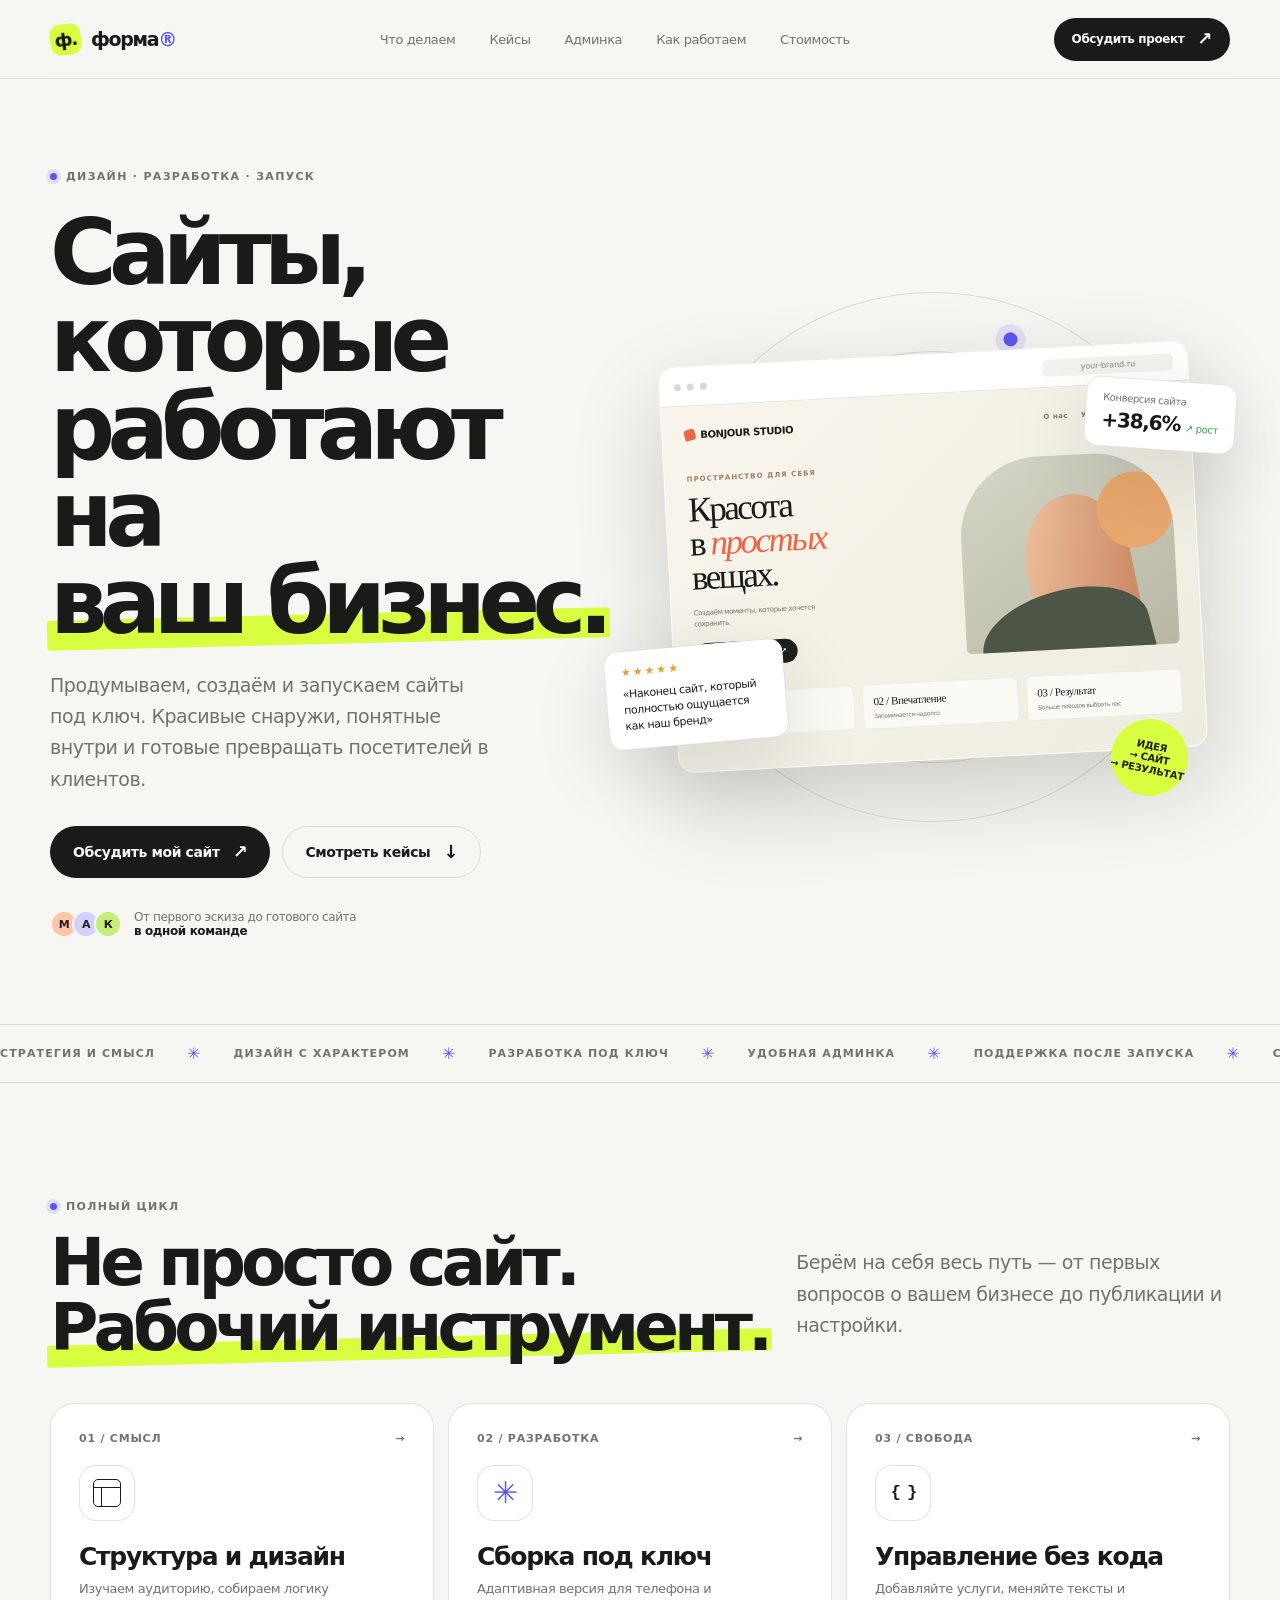
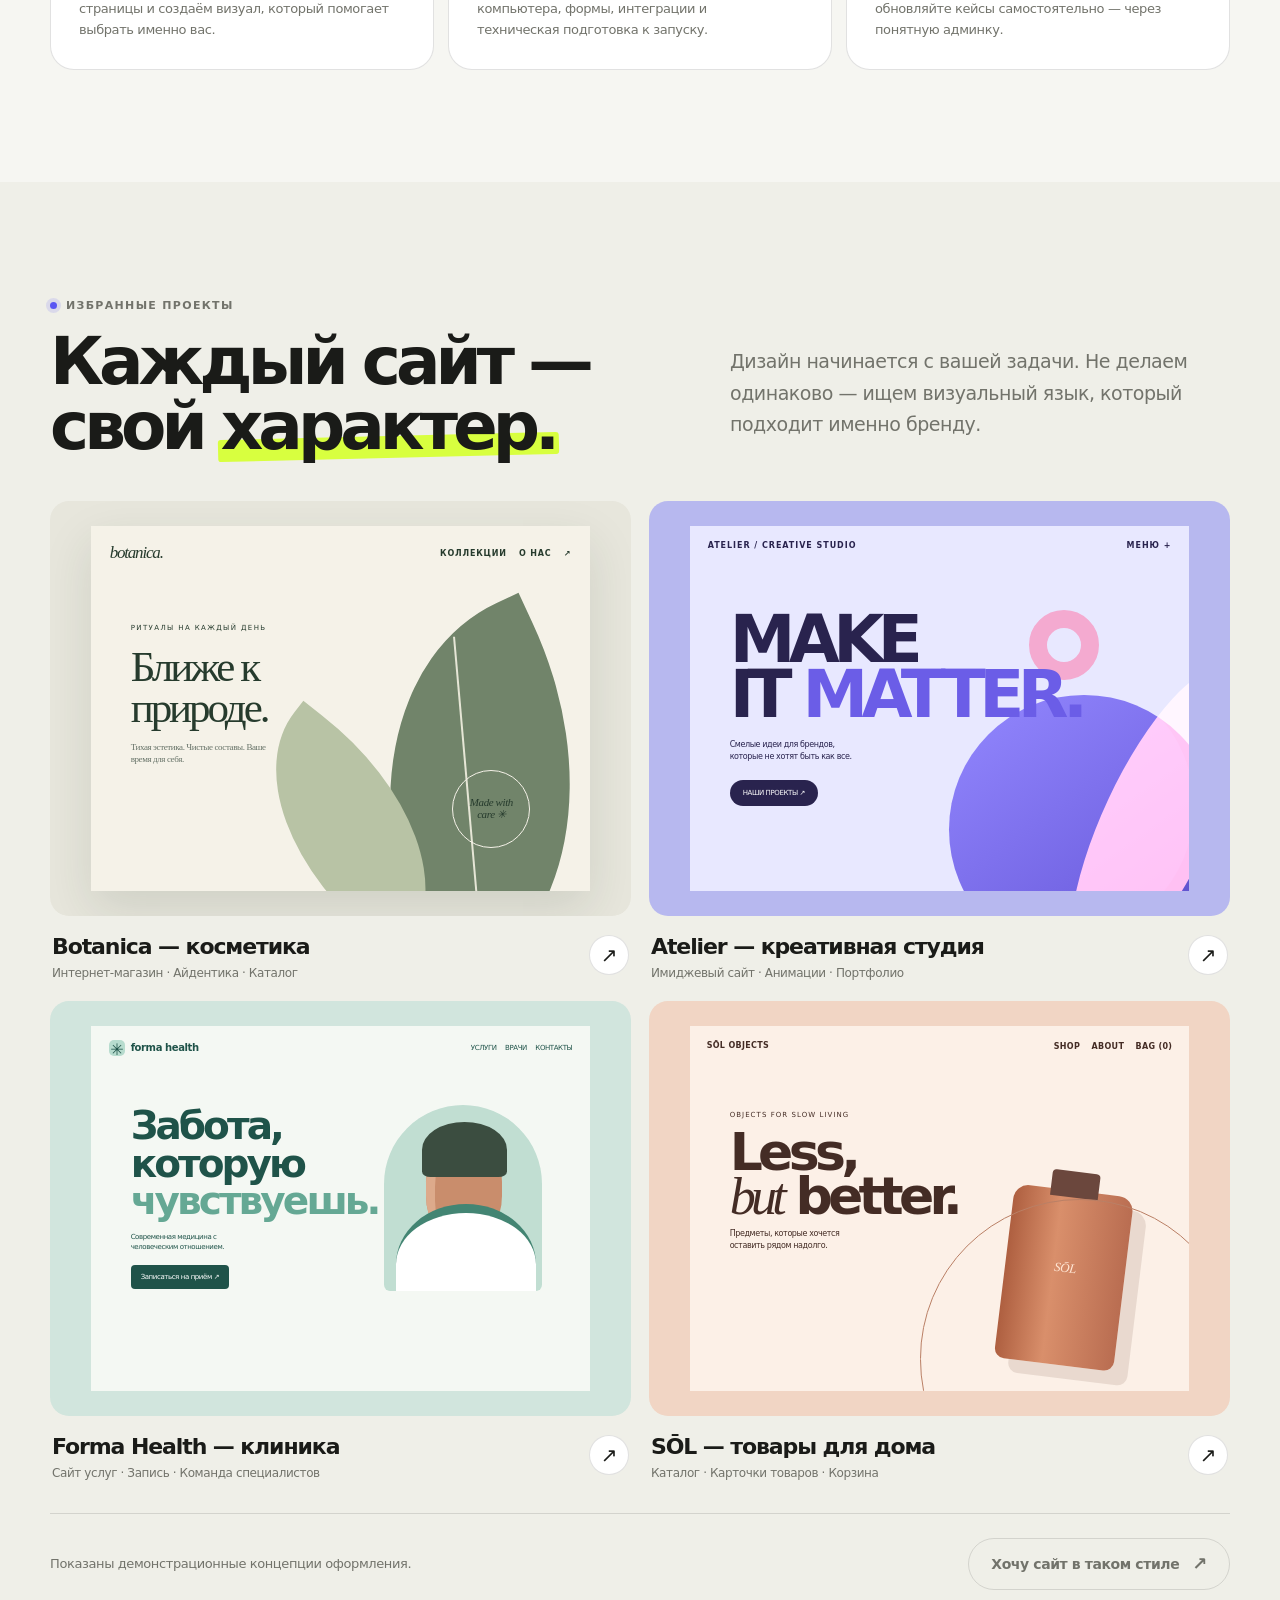
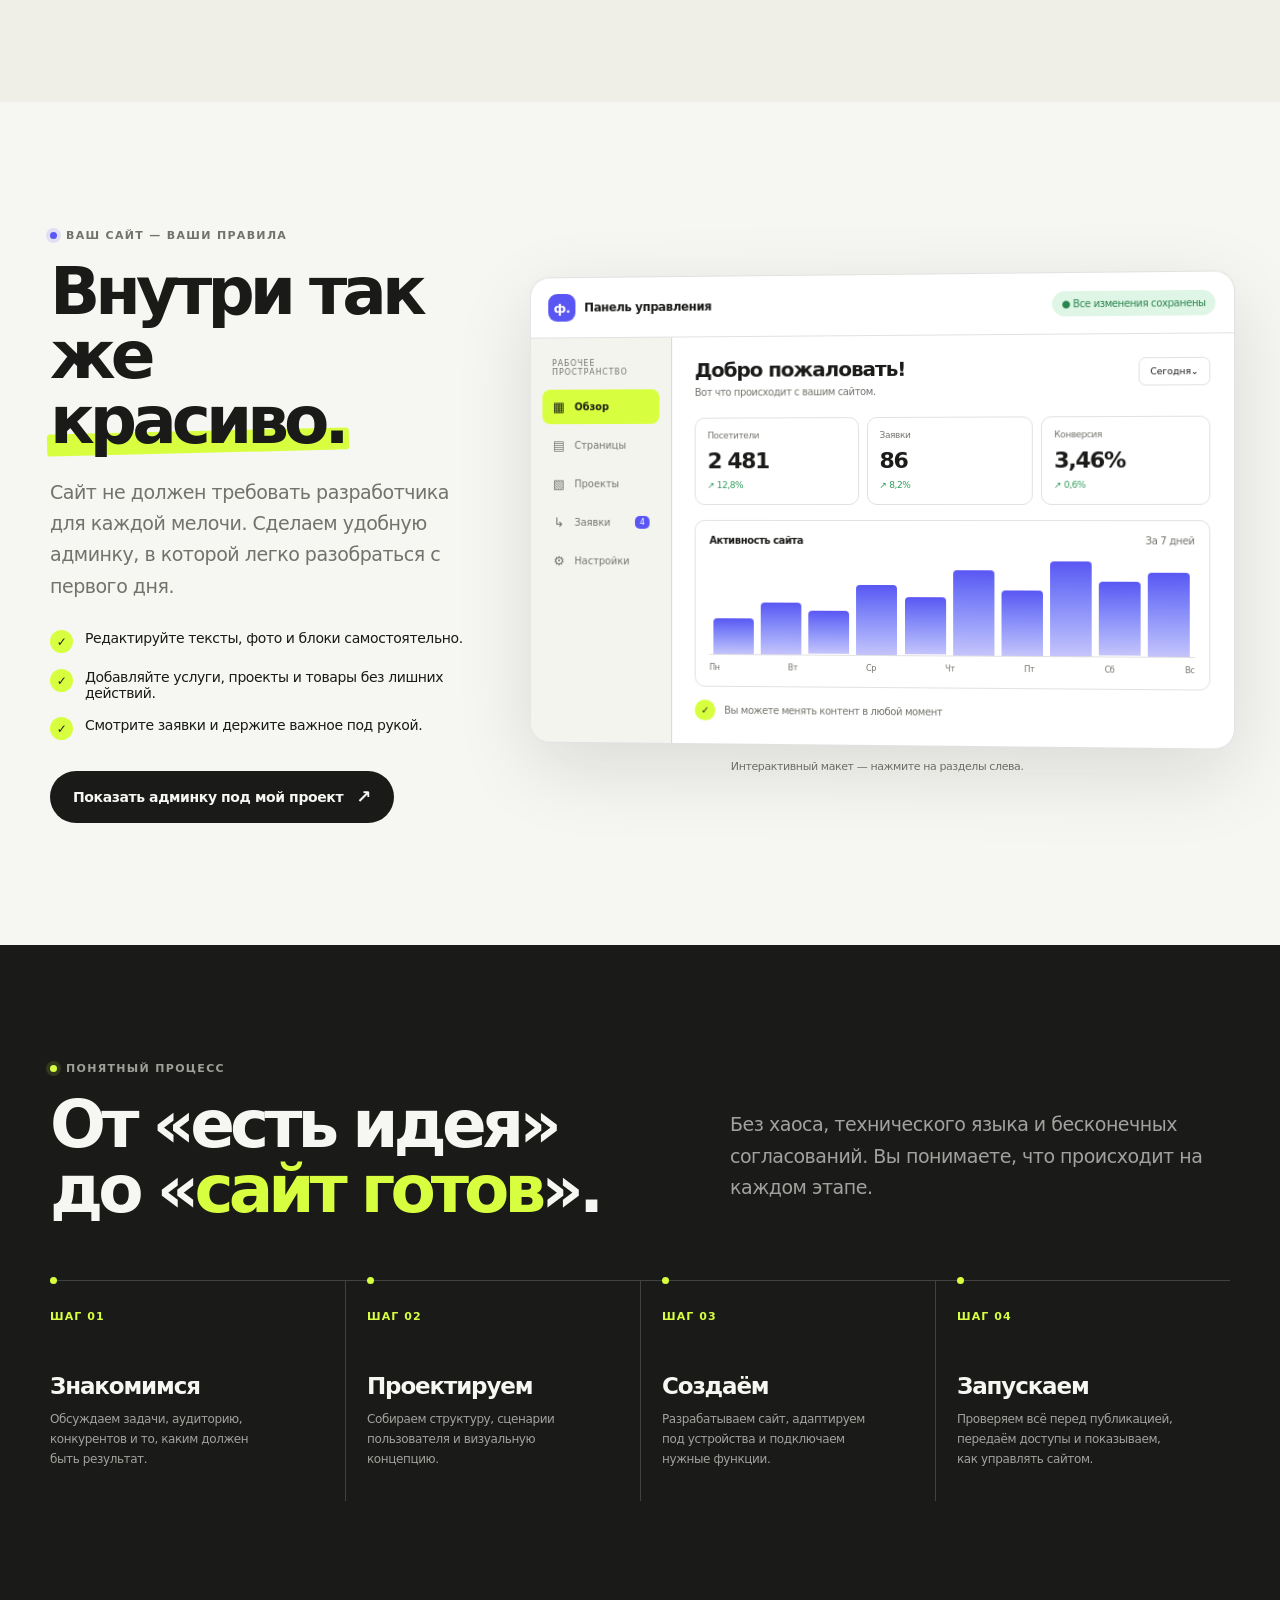
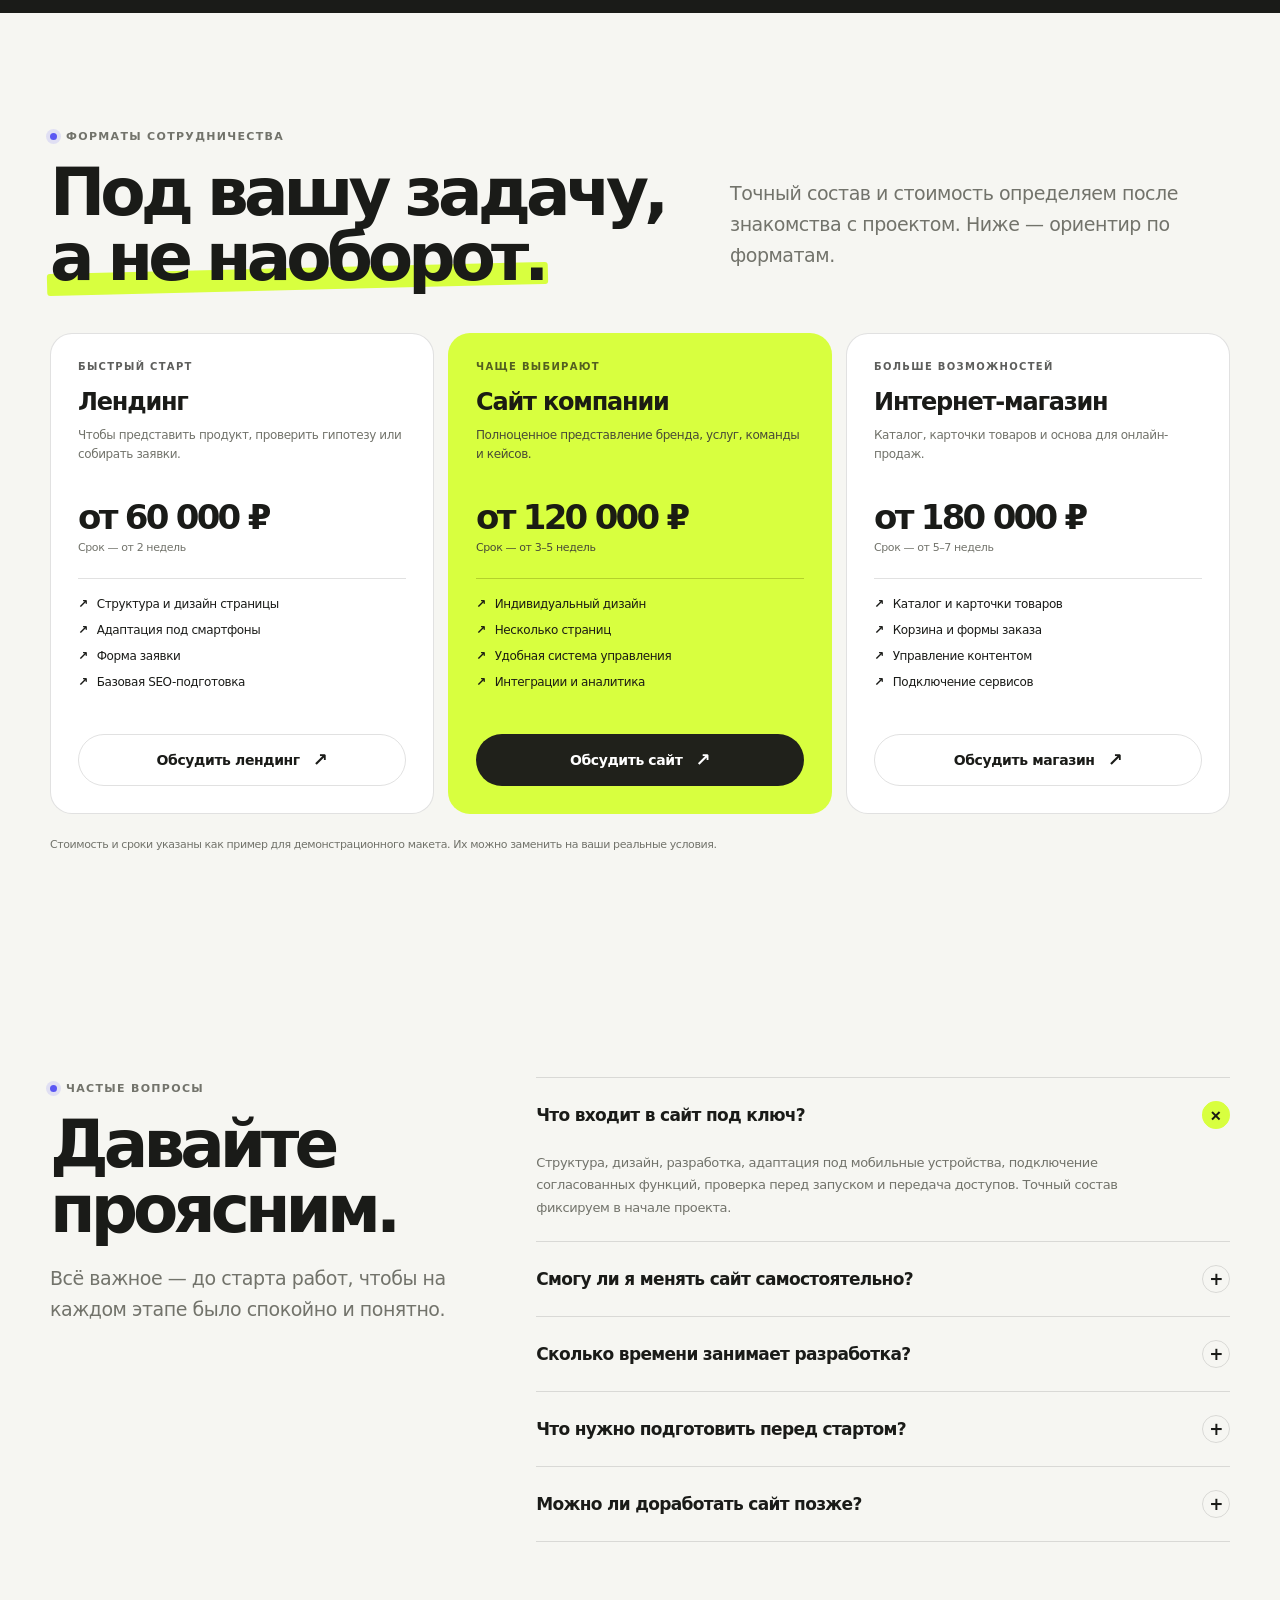
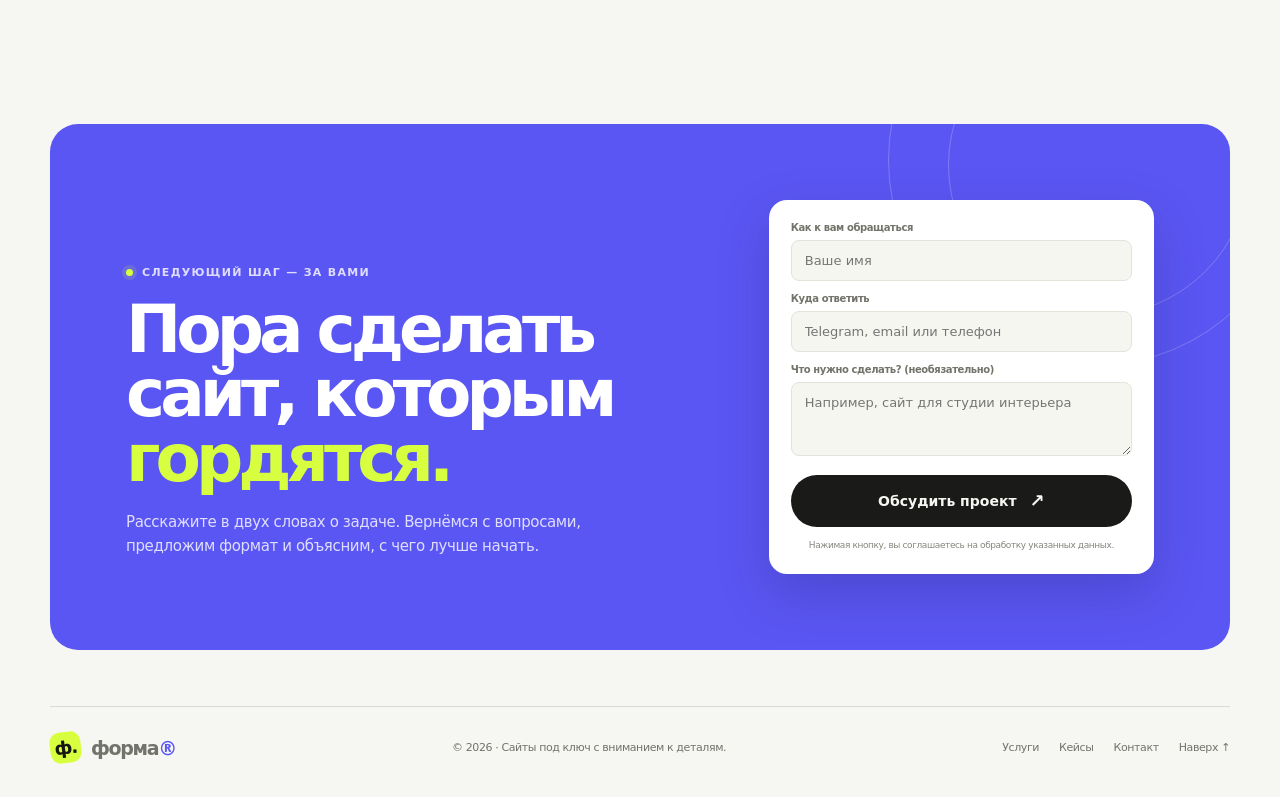
<file: index.html>
<!DOCTYPE html>
<html lang="ru">
<head>
<meta charset="UTF-8">
<meta name="viewport" content="width=device-width, initial-scale=1.0">
<meta name="theme-color" content="#f6f6f2">
<title>Сайты под ключ — студия «форма»</title>
<link rel="stylesheet" href="style.css">
</head>
<body>
<div class="app-root" id="top">
  <header class="site-header">
    <div class="container nav">
      <a class="brand" href="#top" aria-label="Форма — на главную"><span class="brand-mark">ф.</span><span>форма<span style="color:var(--blue)">®</span></span></a>
      <nav class="nav-links" id="navLinks" aria-label="Основная навигация">
        <a href="#services">Что делаем</a><a href="#cases">Кейсы</a><a href="#admin">Админка</a><a href="#process">Как работаем</a><a href="#pricing">Стоимость</a>
      </nav>
      <a class="btn btn-dark" href="#contact">Обсудить проект <span class="arrow">↗</span></a>
      <button class="menu-toggle" id="menuToggle" aria-label="Открыть меню" aria-expanded="false">☰</button>
    </div>
  </header>

  <main>
    <section class="hero">
      <div class="container hero-grid">
        <div class="hero-copy reveal">
          <span class="eyebrow">Дизайн · разработка · запуск</span>
          <h1>Сайты, которые<br>работают на <span class="accent">ваш бизнес.</span></h1>
          <p class="lead">Продумываем, создаём и запускаем сайты под ключ. Красивые снаружи, понятные внутри и готовые превращать посетителей в клиентов.</p>
          <div class="hero-actions"><a class="btn btn-dark" href="#contact">Обсудить мой сайт <span class="arrow">↗</span></a><a class="btn btn-outline" href="#cases">Смотреть кейсы <span class="arrow">↓</span></a></div>
          <div class="hero-note"><div class="avatar-stack"><span class="avatar">М</span><span class="avatar">А</span><span class="avatar">К</span></div><span>От первого эскиза до готового сайта<br><strong style="color:var(--ink);font-weight:700">в одной команде</strong></span></div>
        </div>
        <div class="hero-art reveal" style="--delay:150ms" aria-label="Пример современного сайта в браузере">
          <div class="hero-orbit"><span class="orbit-dot"></span></div>
          <div class="browser">
            <div class="browser-bar"><i></i><i></i><i></i><div class="browser-address">your-brand.ru</div></div>
            <div class="mock-site">
              <div class="mock-nav"><div class="mock-logo"><span></span> BONJOUR STUDIO</div><div class="mock-navlinks"><span>О нас</span><span>Услуги</span><span>Контакты</span></div></div>
              <div class="mock-hero"><div><div class="mock-kicker">пространство для себя</div><div class="mock-title">Красота<br>в <em>простых</em><br>вещах.</div><div class="mock-desc">Создаём моменты, которые хочется сохранить.</div><div class="mock-cta">Открыть для себя <b>↗</b></div></div><div class="mock-photo"><div class="mock-sun"></div></div></div>
              <div class="mock-bottom"><div class="mock-tile"><b>01 / Концепция</b><span>Смысл в каждой детали</span></div><div class="mock-tile"><b>02 / Впечатление</b><span>Запоминается надолго</span></div><div class="mock-tile"><b>03 / Результат</b><span>Больше поводов выбрать нас</span></div></div>
            </div>
          </div>
          <div class="float-card stat-card"><small>Конверсия сайта</small><strong>+38,6%</strong><span class="up">↗ рост</span></div>
          <div class="float-card quote-card"><div class="quote-stars">★★★★★</div><p>«Наконец сайт, который полностью ощущается как наш бренд»</p></div>
          <div class="hero-stamp">ИДЕЯ<br>→ САЙТ<br>→ РЕЗУЛЬТАТ</div>
        </div>
      </div>
    </section>

    <div class="ticker" aria-label="Всё для запуска вашего сайта"><div class="ticker-track" aria-hidden="true">
      <div class="ticker-item">Стратегия и смысл</div><div class="ticker-item">Дизайн с характером</div><div class="ticker-item">Разработка под ключ</div><div class="ticker-item">Удобная админка</div><div class="ticker-item">Поддержка после запуска</div><div class="ticker-item">Стратегия и смысл</div><div class="ticker-item">Дизайн с характером</div><div class="ticker-item">Разработка под ключ</div><div class="ticker-item">Удобная админка</div><div class="ticker-item">Поддержка после запуска</div>
    </div></div>

    <section class="section" id="services">
      <div class="container">
        <div class="section-head reveal"><div><span class="eyebrow">Полный цикл</span><h2>Не просто сайт.<br><span class="accent">Рабочий инструмент.</span></h2></div><p class="lead">Берём на себя весь путь — от первых вопросов о вашем бизнесе до публикации и настройки.</p></div>
        <div class="services-grid">
          <article class="service-card reveal" style="--delay:0ms"><div><div class="service-index"><span>01 / СМЫСЛ</span><span>→</span></div><div class="service-glyph"><div class="glyph-layout"></div></div></div><div><h3>Структура и дизайн</h3><p>Изучаем аудиторию, собираем логику страницы и создаём визуал, который помогает выбрать именно вас.</p></div></article>
          <article class="service-card reveal" style="--delay:110ms"><div><div class="service-index"><span>02 / РАЗРАБОТКА</span><span>→</span></div><div class="service-glyph"><span class="glyph-spark">✳</span></div></div><div><h3>Сборка под ключ</h3><p>Адаптивная версия для телефона и компьютера, формы, интеграции и техническая подготовка к запуску.</p></div></article>
          <article class="service-card reveal" style="--delay:220ms"><div><div class="service-index"><span>03 / СВОБОДА</span><span>→</span></div><div class="service-glyph"><span class="glyph-code">{ }</span></div></div><div><h3>Управление без кода</h3><p>Добавляйте услуги, меняйте тексты и обновляйте кейсы самостоятельно — через понятную админку.</p></div></article>
        </div>
      </div>
    </section>

    <section class="section cases" id="cases">
      <div class="container">
        <div class="section-head reveal"><div><span class="eyebrow">Избранные проекты</span><h2>Каждый сайт —<br>свой <span class="accent">характер.</span></h2></div><p class="lead">Дизайн начинается с вашей задачи. Не делаем одинаково — ищем визуальный язык, который подходит именно бренду.</p></div>
        <div class="case-grid">
          <article class="case-card reveal" style="--delay:0ms"><div class="case-visual art-botanica"><div class="botanica-window"><div class="botanica-nav"><span class="botanica-logo">botanica.</span><span>КОЛЛЕКЦИИ　 О НАС　 ↗</span></div><div class="botanica-content"><small>ритуалы на каждый день</small><h4>Ближе к<br>природе.</h4><p>Тихая эстетика. Чистые составы. Ваше время для себя.</p></div><div class="botanica-leaf"></div><div class="botanica-label">Made with<br>care ✳</div></div></div><div class="case-meta"><div><h3>Botanica — косметика</h3><p>Интернет-магазин · Айдентика · Каталог</p></div><span class="case-link" aria-hidden="true">↗</span></div></article>
          <article class="case-card reveal" style="--delay:110ms"><div class="case-visual art-atelier"><div class="atelier-window"><div class="atelier-nav"><span>ATELIER / CREATIVE STUDIO</span><span>МЕНЮ +</span></div><div class="atelier-content"><h4>MAKE<br>IT <span>MATTER.</span></h4><p>Смелые идеи для брендов, которые не хотят быть как все.</p><span class="atelier-button">НАШИ ПРОЕКТЫ ↗</span></div><div class="atelier-orb"></div><div class="atelier-flower"></div></div></div><div class="case-meta"><div><h3>Atelier — креативная студия</h3><p>Имиджевый сайт · Анимации · Портфолио</p></div><span class="case-link" aria-hidden="true">↗</span></div></article>
          <article class="case-card reveal" style="--delay:0ms"><div class="case-visual art-clinic"><div class="clinic-window"><div class="clinic-nav"><div class="clinic-logo"><span class="clinic-cross">✳</span> forma health</div><span>УСЛУГИ　 ВРАЧИ　 КОНТАКТЫ</span></div><div class="clinic-main"><div><h4>Забота,<br>которую<br><span>чувствуешь.</span></h4><p>Современная медицина с человеческим отношением.</p><span class="clinic-pill">Записаться на приём ↗</span></div><div class="clinic-person"><div class="clinic-hair"></div></div></div></div></div><div class="case-meta"><div><h3>Forma Health — клиника</h3><p>Сайт услуг · Запись · Команда специалистов</p></div><span class="case-link" aria-hidden="true">↗</span></div></article>
          <article class="case-card reveal" style="--delay:110ms"><div class="case-visual art-commerce"><div class="commerce-window"><div class="commerce-nav"><span>SŌL OBJECTS</span><span>SHOP　 ABOUT　 BAG (0)</span></div><div class="commerce-content"><small>OBJECTS FOR SLOW LIVING</small><h4>Less,<br><em>but</em> better.</h4><p>Предметы, которые хочется оставить рядом надолго.</p></div><div class="product-bottle"></div><div class="commerce-disc"></div></div></div><div class="case-meta"><div><h3>SŌL — товары для дома</h3><p>Каталог · Карточки товаров · Корзина</p></div><span class="case-link" aria-hidden="true">↗</span></div></article>
        </div>
        <div class="case-footnote reveal"><span>Показаны демонстрационные концепции оформления.</span><a href="#contact" class="btn btn-outline">Хочу сайт в таком стиле <span class="arrow">↗</span></a></div>
      </div>
    </section>

    <section class="admin-section section" id="admin">
      <div class="container admin-layout">
        <div class="admin-copy reveal"><span class="eyebrow">Ваш сайт — ваши правила</span><h2>Внутри так же<br><span class="accent">красиво.</span></h2><p class="lead">Сайт не должен требовать разработчика для каждой мелочи. Сделаем удобную админку, в которой легко разобраться с первого дня.</p>
          <ul class="admin-benefits"><li><span class="check">✓</span><span>Редактируйте тексты, фото и блоки самостоятельно.</span></li><li><span class="check">✓</span><span>Добавляйте услуги, проекты и товары без лишних действий.</span></li><li><span class="check">✓</span><span>Смотрите заявки и держите важное под рукой.</span></li></ul>
          <a class="btn btn-dark" href="#contact">Показать админку под мой проект <span class="arrow">↗</span></a>
        </div>
        <div class="reveal" style="--delay:120ms">
          <div class="admin-demo">
            <div class="admin-top"><div class="admin-brand"><span class="admin-brandmark">ф.</span><span>Панель управления</span></div><span class="admin-status">● Все изменения сохранены</span></div>
            <div class="admin-body">
              <aside class="admin-sidebar"><div class="admin-side-label">Рабочее пространство</div><button class="admin-tab active" data-tab="overview"><span class="tab-symbol">▦</span> Обзор</button><button class="admin-tab" data-tab="pages"><span class="tab-symbol">▤</span> Страницы</button><button class="admin-tab" data-tab="projects"><span class="tab-symbol">▧</span> Проекты</button><button class="admin-tab" data-tab="leads"><span class="tab-symbol">↳</span> Заявки <span style="margin-left:auto;background:var(--blue);color:white;border-radius:5px;padding:2px 5px;font-size:8px">4</span></button><button class="admin-tab" data-tab="settings"><span class="tab-symbol">⚙</span> Настройки</button></aside>
              <div class="admin-main" id="adminMain" aria-live="polite">
                <div class="admin-content"><div class="admin-heading"><div><h3>Добро пожаловать!</h3><p>Вот что происходит с вашим сайтом.</p></div><button class="admin-mini-btn">Сегодня⌄</button></div><div class="admin-stats"><div class="admin-stat"><span>Посетители</span><strong>2 481</strong><small>↗ 12,8%</small></div><div class="admin-stat"><span>Заявки</span><strong>86</strong><small>↗ 8,2%</small></div><div class="admin-stat"><span>Конверсия</span><strong>3,46%</strong><small>↗ 0,6%</small></div></div><div class="admin-panel"><div class="admin-panel-title"><span>Активность сайта</span><span style="color:var(--muted);font-weight:500">За 7 дней</span></div><div class="chart"><span class="chart-bar" style="height:38%"></span><span class="chart-bar" style="height:55%"></span><span class="chart-bar" style="height:46%"></span><span class="chart-bar" style="height:74%"></span><span class="chart-bar" style="height:61%"></span><span class="chart-bar" style="height:90%"></span><span class="chart-bar" style="height:69%"></span><span class="chart-bar" style="height:100%"></span><span class="chart-bar" style="height:78%"></span><span class="chart-bar" style="height:88%"></span></div><div class="chart-labels"><span>Пн</span><span>Вт</span><span>Ср</span><span>Чт</span><span>Пт</span><span>Сб</span><span>Вс</span></div></div><div class="admin-note"><span>✓</span> Вы можете менять контент в любой момент</div></div>
              </div>
            </div>
          </div>
          <p style="font-size:11px;color:var(--muted);margin:14px 0 0;text-align:center">Интерактивный макет — нажмите на разделы слева.</p>
        </div>
      </div>
    </section>

    <section class="section process" id="process">
      <div class="container">
        <div class="section-head reveal"><div><span class="eyebrow">Понятный процесс</span><h2>От «есть идея»<br>до «<span style="color:var(--acid)">сайт готов</span>».</h2></div><p class="lead">Без хаоса, технического языка и бесконечных согласований. Вы понимаете, что происходит на каждом этапе.</p></div>
        <div class="process-grid">
          <article class="process-card reveal"><span class="process-line"></span><span class="process-num">ШАГ 01</span><h3>Знакомимся</h3><p>Обсуждаем задачи, аудиторию, конкурентов и то, каким должен быть результат.</p></article>
          <article class="process-card reveal" style="--delay:90ms"><span class="process-line"></span><span class="process-num">ШАГ 02</span><h3>Проектируем</h3><p>Собираем структуру, сценарии пользователя и визуальную концепцию.</p></article>
          <article class="process-card reveal" style="--delay:180ms"><span class="process-line"></span><span class="process-num">ШАГ 03</span><h3>Создаём</h3><p>Разрабатываем сайт, адаптируем под устройства и подключаем нужные функции.</p></article>
          <article class="process-card reveal" style="--delay:270ms"><span class="process-line"></span><span class="process-num">ШАГ 04</span><h3>Запускаем</h3><p>Проверяем всё перед публикацией, передаём доступы и показываем, как управлять сайтом.</p></article>
        </div>
      </div>
    </section>

    <section class="section" id="pricing">
      <div class="container">
        <div class="section-head reveal"><div><span class="eyebrow">Форматы сотрудничества</span><h2>Под вашу задачу,<br><span class="accent">а не наоборот.</span></h2></div><p class="lead">Точный состав и стоимость определяем после знакомства с проектом. Ниже — ориентир по форматам.</p></div>
        <div class="pricing-grid">
          <article class="price-card reveal"><span class="price-label">Быстрый старт</span><h3>Лендинг</h3><p>Чтобы представить продукт, проверить гипотезу или собирать заявки.</p><div class="price">от 60 000 ₽</div><div class="price-detail">Срок — от 2 недель</div><ul class="price-features"><li>Структура и дизайн страницы</li><li>Адаптация под смартфоны</li><li>Форма заявки</li><li>Базовая SEO-подготовка</li></ul><a class="btn btn-outline" href="#contact" data-plan="Лендинг">Обсудить лендинг <span class="arrow">↗</span></a></article>
          <article class="price-card featured reveal" style="--delay:100ms"><span class="price-label">Чаще выбирают</span><h3>Сайт компании</h3><p>Полноценное представление бренда, услуг, команды и кейсов.</p><div class="price">от 120 000 ₽</div><div class="price-detail">Срок — от 3–5 недель</div><ul class="price-features"><li>Индивидуальный дизайн</li><li>Несколько страниц</li><li>Удобная система управления</li><li>Интеграции и аналитика</li></ul><a class="btn" href="#contact" data-plan="Сайт компании">Обсудить сайт <span class="arrow">↗</span></a></article>
          <article class="price-card reveal" style="--delay:200ms"><span class="price-label">Больше возможностей</span><h3>Интернет-магазин</h3><p>Каталог, карточки товаров и основа для онлайн-продаж.</p><div class="price">от 180 000 ₽</div><div class="price-detail">Срок — от 5–7 недель</div><ul class="price-features"><li>Каталог и карточки товаров</li><li>Корзина и формы заказа</li><li>Управление контентом</li><li>Подключение сервисов</li></ul><a class="btn btn-outline" href="#contact" data-plan="Интернет-магазин">Обсудить магазин <span class="arrow">↗</span></a></article>
        </div>
        <p class="reveal" style="font-size:11px;line-height:1.6;color:var(--muted);margin:22px 0 0">Стоимость и сроки указаны как пример для демонстрационного макета. Их можно заменить на ваши реальные условия.</p>
      </div>
    </section>

    <section class="section" id="faq">
      <div class="container faq-layout">
        <div class="reveal"><span class="eyebrow">Частые вопросы</span><h2>Давайте<br>проясним.</h2><p class="lead" style="margin-top:20px">Всё важное — до старта работ, чтобы на каждом этапе было спокойно и понятно.</p></div>
        <div class="faq-list reveal" style="--delay:100ms">
          <div class="faq-item open"><button class="faq-question" aria-expanded="true">Что входит в сайт под ключ?<span class="faq-plus">+</span></button><div class="faq-answer"><div><p>Структура, дизайн, разработка, адаптация под мобильные устройства, подключение согласованных функций, проверка перед запуском и передача доступов. Точный состав фиксируем в начале проекта.</p></div></div></div>
          <div class="faq-item"><button class="faq-question" aria-expanded="false">Смогу ли я менять сайт самостоятельно?<span class="faq-plus">+</span></button><div class="faq-answer"><div><p>Да. Предусматриваем удобный способ редактирования контента и показываем, как обновлять тексты, изображения, услуги или кейсы без программирования.</p></div></div></div>
          <div class="faq-item"><button class="faq-question" aria-expanded="false">Сколько времени занимает разработка?<span class="faq-plus">+</span></button><div class="faq-answer"><div><p>Зависит от объёма и функциональности. Небольшой лендинг обычно занимает меньше времени, чем корпоративный сайт или магазин. Реальный график согласуем после обсуждения задачи.</p></div></div></div>
          <div class="faq-item"><button class="faq-question" aria-expanded="false">Что нужно подготовить перед стартом?<span class="faq-plus">+</span></button><div class="faq-answer"><div><p>Достаточно рассказать о бизнесе, услуге и цели сайта. Поможем определить структуру, подготовим список нужных материалов и подскажем, что можно сделать вместе с нами.</p></div></div></div>
          <div class="faq-item"><button class="faq-question" aria-expanded="false">Можно ли доработать сайт позже?<span class="faq-plus">+</span></button><div class="faq-answer"><div><p>Да. Можно начать с необходимого функционала, а затем добавлять новые разделы, интеграции или возможности по мере развития бизнеса.</p></div></div></div>
        </div>
      </div>
    </section>

    <section class="contact" id="contact">
      <div class="container"><div class="contact-card reveal"><div class="contact-inner"><div><span class="eyebrow">Следующий шаг — за вами</span><h2>Пора сделать сайт, которым <span style="color:var(--acid)">гордятся.</span></h2><p class="lead">Расскажите в двух словах о задаче. Вернёмся с вопросами, предложим формат и объясним, с чего лучше начать.</p></div>
        <form class="contact-form" id="contactForm"><div><label for="name">Как к вам обращаться</label><input id="name" name="name" placeholder="Ваше имя" required></div><div><label for="contactWay">Куда ответить</label><input id="contactWay" name="contactWay" placeholder="Telegram, email или телефон" required></div><div><label for="project">Что нужно сделать? (необязательно)</label><textarea id="project" name="project" placeholder="Например, сайт для студии интерьера"></textarea></div><div class="form-message" id="formMessage" role="status">Спасибо! Форма работает в режиме демонстрации. Для реальных заявок её нужно подключить к вашей почте или CRM.</div><button class="btn btn-dark" type="submit">Обсудить проект <span class="arrow">↗</span></button><p class="form-privacy">Нажимая кнопку, вы соглашаетесь на обработку указанных данных.</p></form>
      </div></div></div>
    </section>
  </main>

  <footer class="footer"><div class="container footer-row"><a class="brand" href="#top"><span class="brand-mark">ф.</span><span>форма<span style="color:var(--blue)">®</span></span></a><span>© 2026 · Сайты под ключ с вниманием к деталям.</span><div class="footer-links"><a href="#services">Услуги</a><a href="#cases">Кейсы</a><a href="#contact">Контакт</a><a href="#top">Наверх ↑</a></div></div></footer>
</div>
<script src="script.js" defer></script>
</body>
</html>
</file>
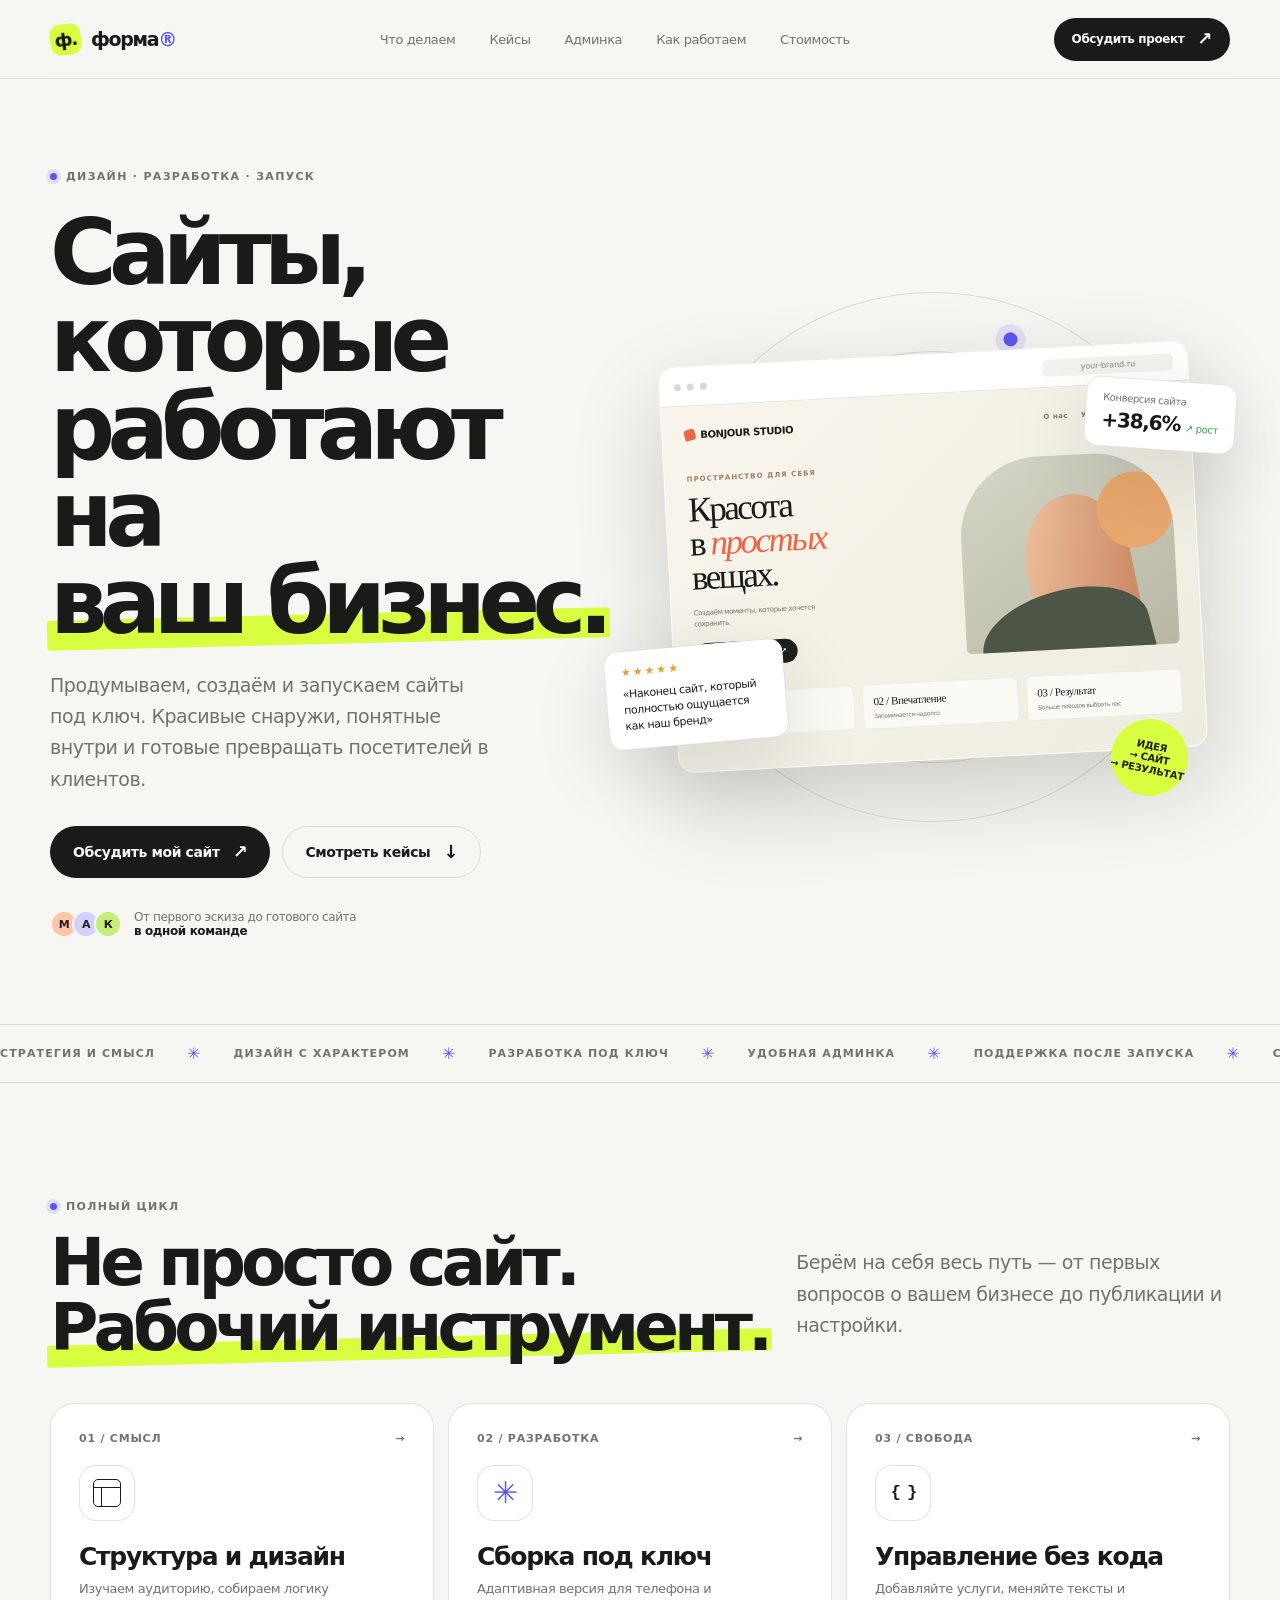
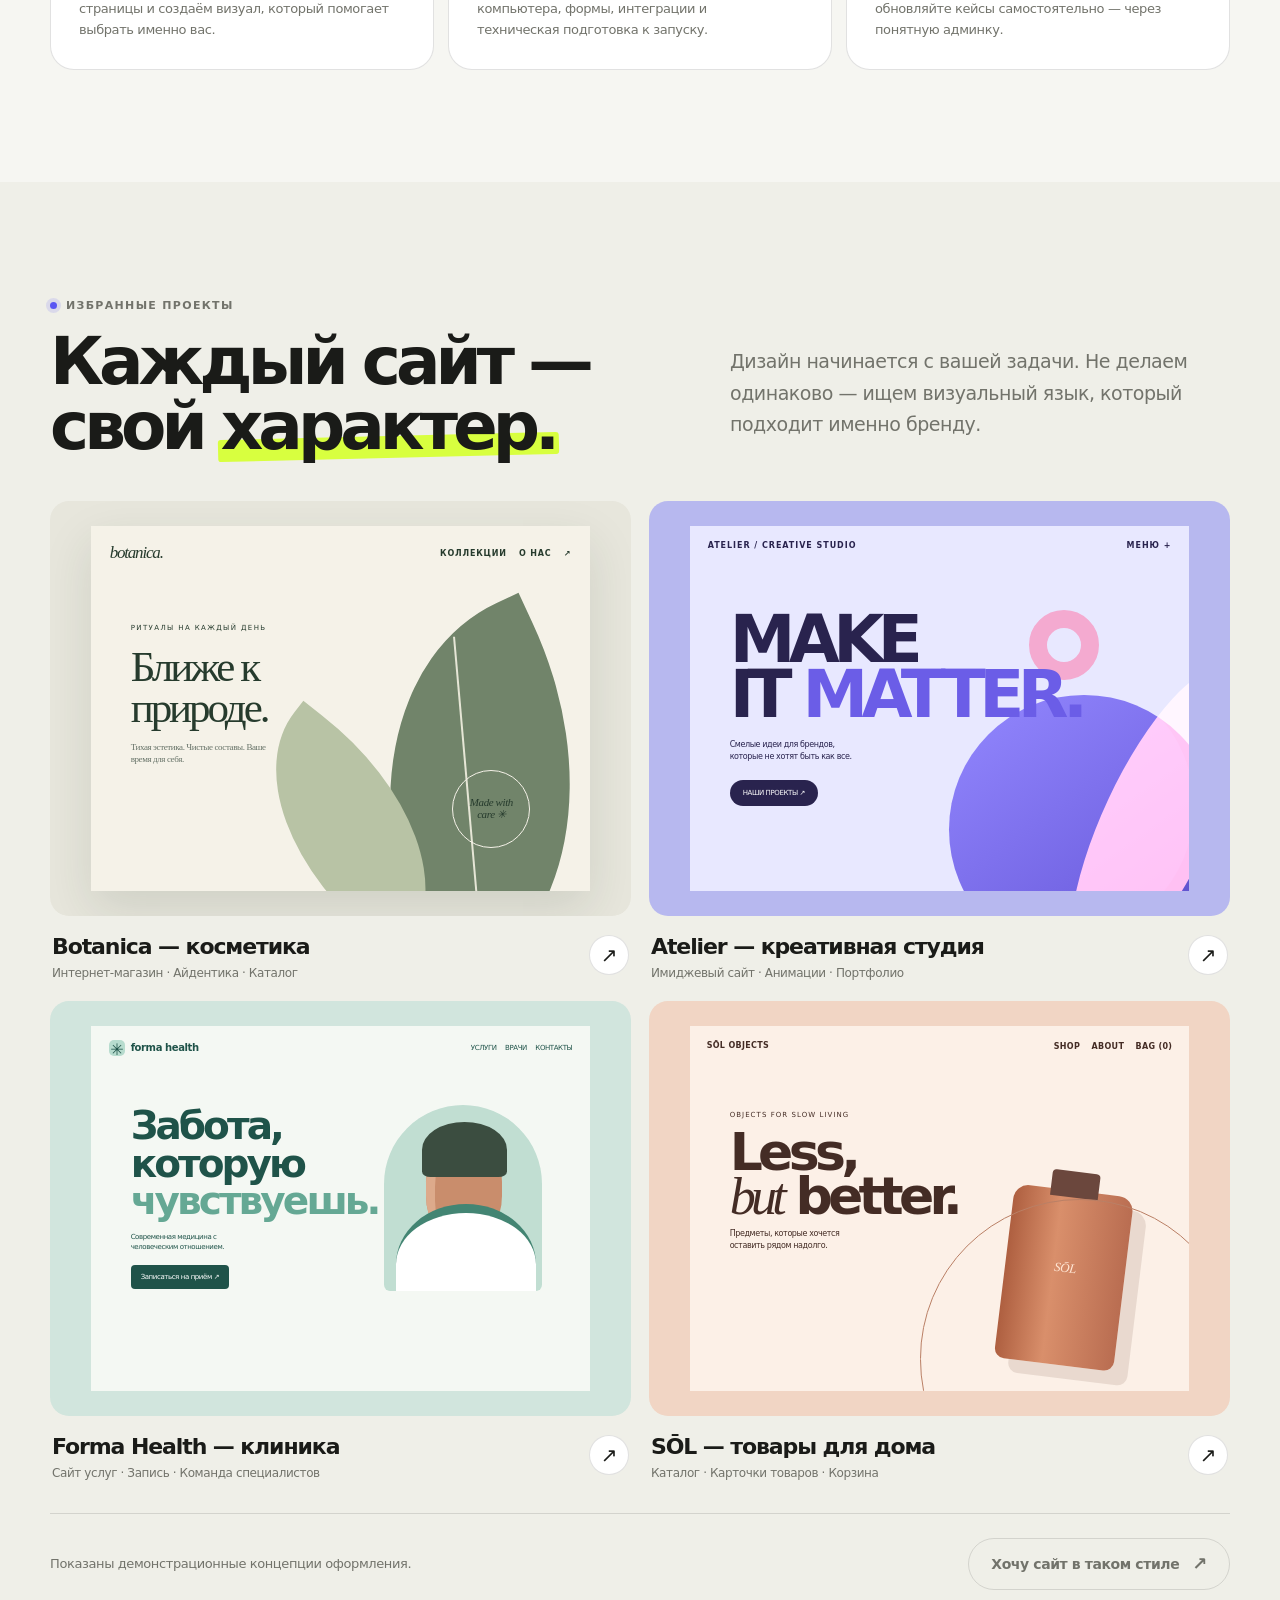
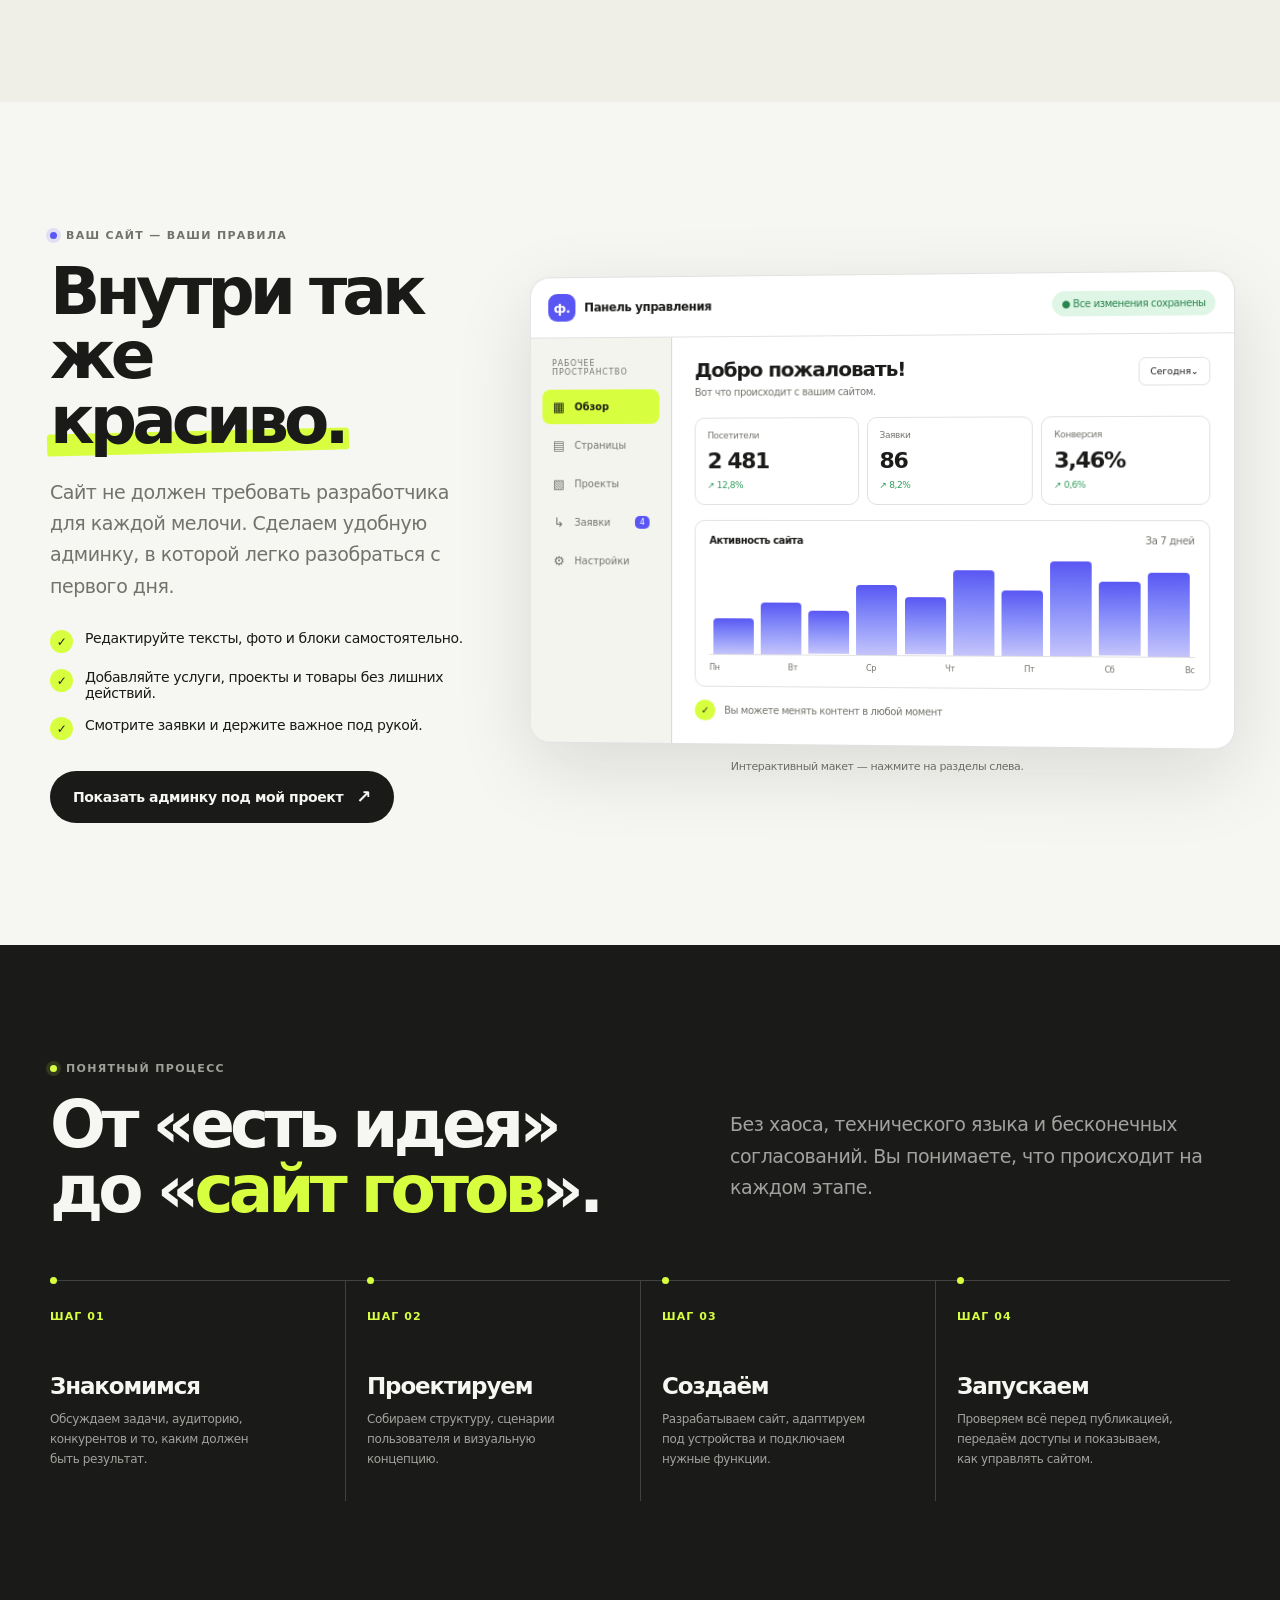
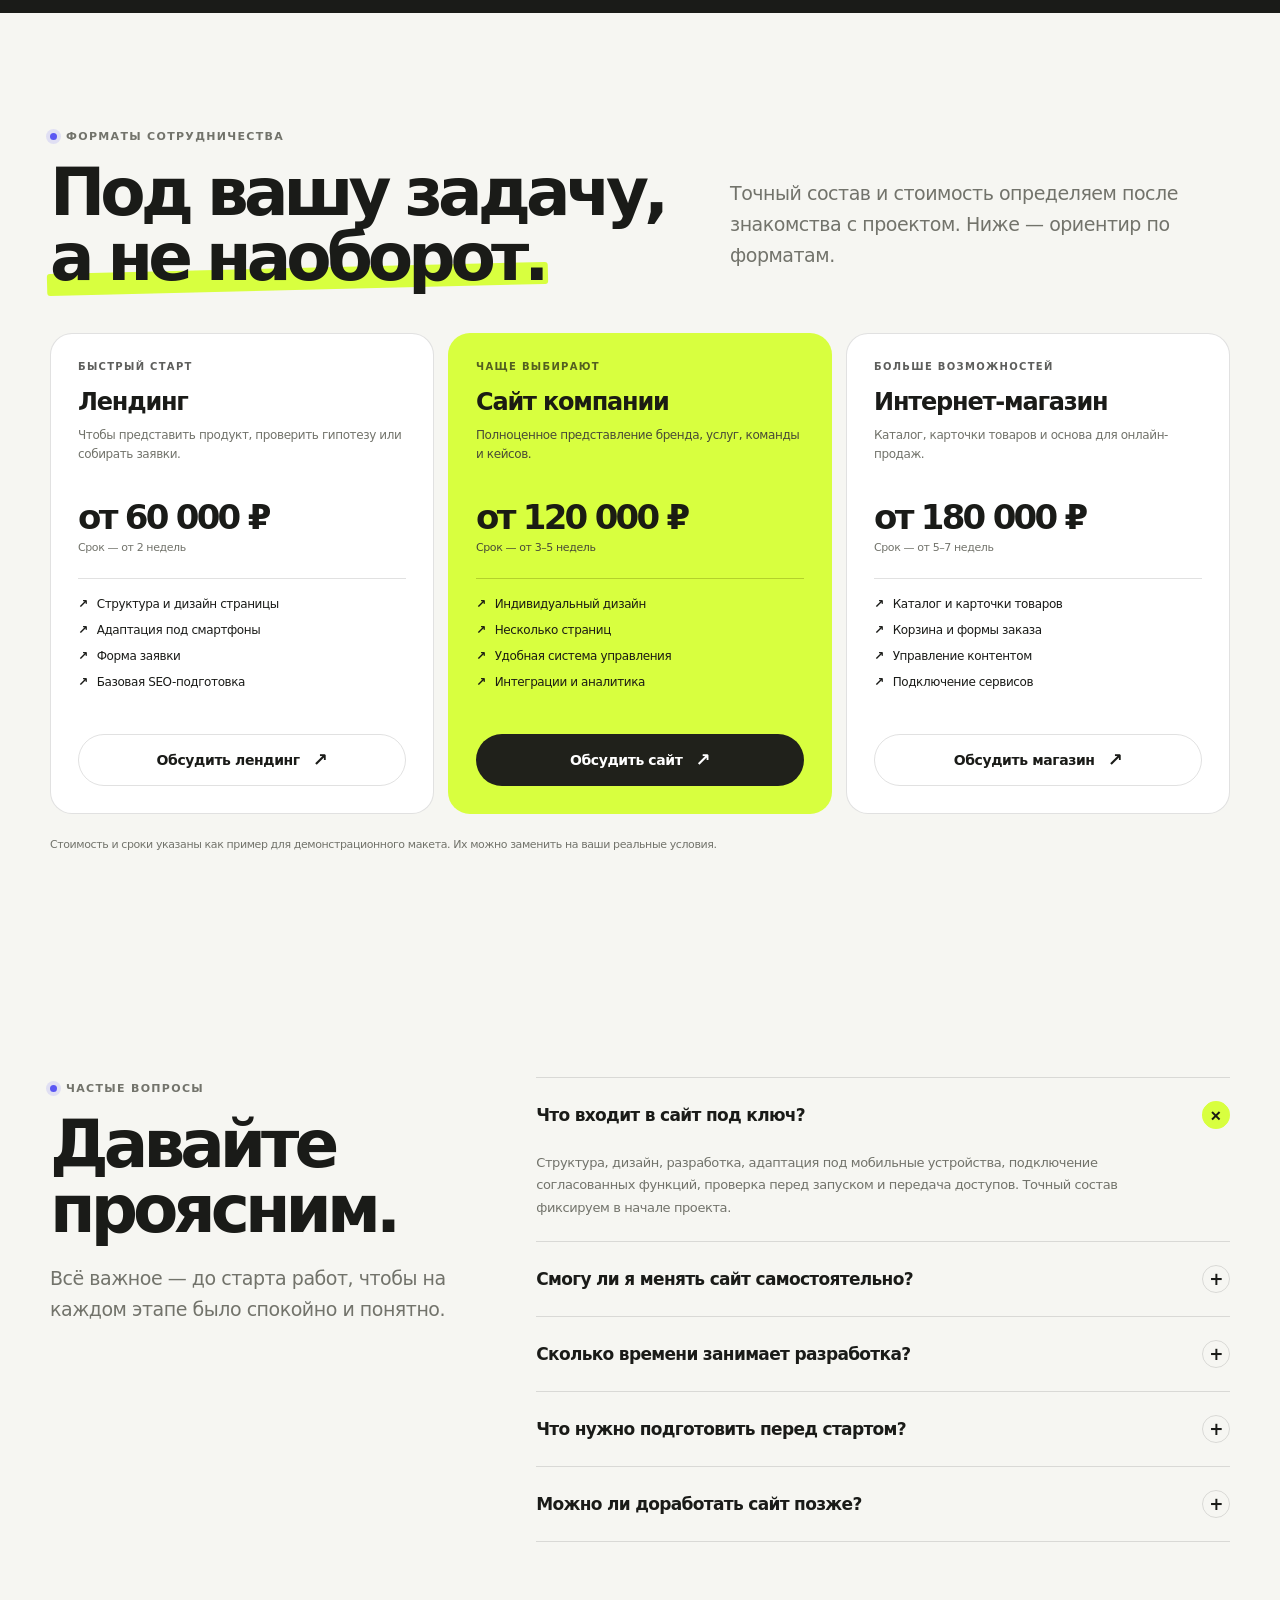
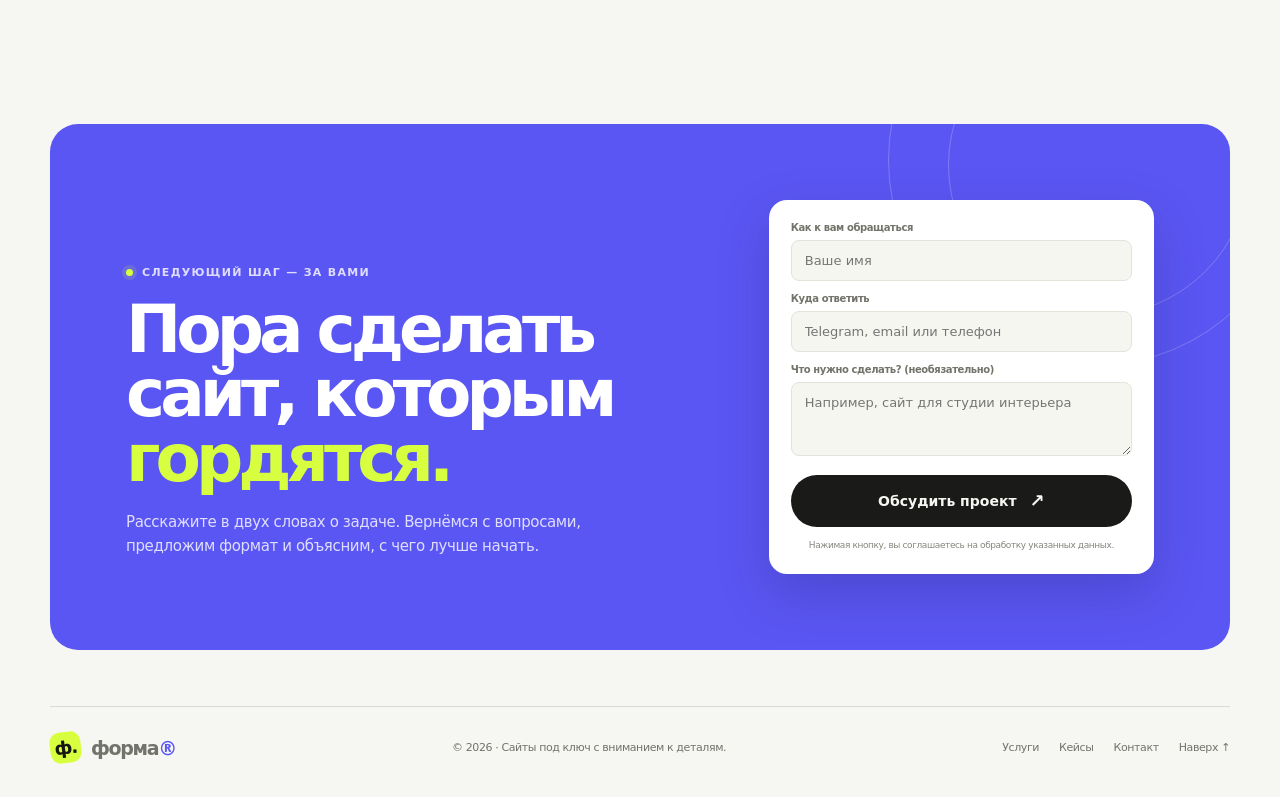
<file: site_standalone.html>
<!DOCTYPE html>
<html lang="ru">
<head>
<meta charset="UTF-8">
<meta name="viewport" content="width=device-width, initial-scale=1.0">
<meta name="theme-color" content="#f6f6f2">
<title>Сайты под ключ — студия «форма»</title>
<style>
:root {
  color-scheme: light dark;
  --bg: light-dark(#f6f6f2, #10110f);
  --paper: light-dark(#ffffff, #191a17);
  --paper-soft: light-dark(#efefe8, #20211e);
  --ink: light-dark(#1a1b18, #f3f3ed);
  --muted: light-dark(#72736b, #a3a49a);
  --line: light-dark(rgba(26,27,24,.13), rgba(243,243,237,.14));
  --acid: light-dark(#d8ff3f, #d8ff3f);
  --blue: light-dark(#5a56f3, #8b87ff);
  --shadow: 0 24px 80px rgba(18, 20, 15, .12);
  --radius: 24px;
}
* { box-sizing: border-box; }
html { scroll-behavior: smooth; scroll-padding-top: 90px; }
body { margin: 0; background: var(--bg); color: var(--ink); font-family: Inter, ui-sans-serif, system-ui, -apple-system, BlinkMacSystemFont, "Segoe UI", sans-serif; letter-spacing: -.025em; }
button, input, textarea { font: inherit; }
button, a { -webkit-tap-highlight-color: transparent; }
a { color: inherit; text-decoration: none; }
button { color: inherit; }
.app-root { width: 100%; min-height: 100vh; background-color: var(--bg); color: var(--ink); overflow: clip; border-radius: 0; }
.container { width: min(1180px, calc(100% - 48px)); margin-inline: auto; }
.eyebrow { display: inline-flex; align-items: center; gap: 9px; text-transform: uppercase; font-size: 11px; font-weight: 750; letter-spacing: .12em; color: var(--muted); }
.eyebrow::before { content: ""; width: 7px; height: 7px; border-radius: 50%; background: var(--blue); box-shadow: 0 0 0 4px color-mix(in srgb, var(--blue) 14%, transparent); }
.section { padding: 112px 0; position: relative; }
.section-head { display: flex; justify-content: space-between; align-items: end; gap: 28px; margin-bottom: 42px; }
h1,h2,h3,p { margin-top: 0; }
h1 { font-size: clamp(48px, 7.3vw, 91px); line-height: .96; letter-spacing: -.085em; font-weight: 650; max-width: 760px; margin: 25px 0 24px; }
h2 { font-size: clamp(38px, 5.5vw, 66px); letter-spacing: -.075em; line-height: .98; font-weight: 620; margin: 17px 0 0; }
h3 { letter-spacing: -.05em; line-height: 1.08; }
.lead { font-size: clamp(16px, 1.8vw, 19px); color: var(--muted); line-height: 1.65; max-width: 500px; letter-spacing: -.025em; }
.accent { position: relative; display: inline-block; z-index: 0; white-space: nowrap; }
.accent::after { content: ""; position: absolute; z-index: -1; left: -3px; right: -4px; height: .33em; bottom: .02em; border-radius: 3px; background: var(--acid); transform: rotate(-1.4deg); }
.btn { border: 1px solid transparent; border-radius: 999px; min-height: 52px; padding: 0 22px; display: inline-flex; justify-content: center; align-items: center; gap: 13px; font-size: 14px; font-weight: 700; cursor: pointer; transition: transform .25s ease, background .25s ease, color .25s ease, border-color .25s ease; }
.btn:hover { transform: translateY(-3px); }
.btn-dark { background: var(--ink); color: var(--bg); }
.btn-dark:hover { background: var(--blue); color: white; }
.btn-light { background: var(--acid); color: #181a10; }
.btn-light:hover { background: #c7ef24; }
.btn-outline { border-color: var(--line); background: transparent; }
.btn-outline:hover { border-color: var(--ink); background: var(--paper); }
.arrow { font-size: 18px; line-height: 1; transition: transform .25s ease; }
.btn:hover .arrow { transform: translateX(3px); }
/* Header */
.site-header { position: sticky; top: 0; z-index: 50; background: color-mix(in srgb, var(--bg) 84%, transparent); backdrop-filter: blur(18px); border-bottom: 1px solid color-mix(in srgb, var(--line) 60%, transparent); }
.nav { min-height: 78px; display: flex; align-items: center; justify-content: space-between; gap: 26px; }
.brand { display: inline-flex; align-items: center; gap: 10px; font-size: 19px; font-weight: 800; letter-spacing: -.07em; white-space: nowrap; }
.brand-mark { display: grid; place-items: center; width: 31px; height: 31px; border-radius: 10px; background: var(--acid); color: #15160f; font-size: 18px; transform: rotate(-7deg); font-weight: 900; }
.nav-links { display: flex; align-items: center; gap: clamp(16px, 2.7vw, 34px); font-size: 13px; color: var(--muted); }
.nav-links a { transition: color .2s ease; }
.nav-links a:hover { color: var(--ink); }
.nav .btn { min-height: 43px; padding-inline: 17px; font-size: 12px; }
.menu-toggle { display: none; border: 1px solid var(--line); border-radius: 50%; width: 44px; height: 44px; background: transparent; cursor: pointer; font-size: 20px; }
/* Hero */
.hero { padding: 64px 0 54px; position: relative; }
.hero-grid { display: grid; grid-template-columns: minmax(0, .96fr) minmax(0, 1.04fr); gap: 38px; align-items: center; }
.hero-copy { padding: 22px 0 32px; position: relative; z-index: 2; }
.hero-copy .lead { max-width: 450px; margin-bottom: 31px; }
.hero-actions { display: flex; align-items: center; flex-wrap: wrap; gap: 12px; }
.hero-note { display: flex; align-items: center; gap: 12px; margin-top: 32px; color: var(--muted); font-size: 12px; }
.avatar-stack { display: flex; padding-left: 6px; }
.avatar { width: 28px; height: 28px; border-radius: 50%; display: grid; place-items: center; border: 2px solid var(--bg); margin-left: -6px; font-size: 11px; font-weight: 800; color: #20211b; }
.avatar:nth-child(1) { background: #ffc5a6; } .avatar:nth-child(2) { background: #d2d0ff; } .avatar:nth-child(3) { background: #c5ed7a; }
.hero-art { min-height: 520px; position: relative; display: flex; align-items: center; justify-content: center; isolation: isolate; }
.hero-orbit { position: absolute; width: min(96%, 530px); aspect-ratio: 1; border: 1px solid var(--line); border-radius: 50%; transform: rotate(-18deg); }
.hero-orbit::before,.hero-orbit::after { content:""; position:absolute; border:1px solid var(--line); border-radius:50%; inset: 11%; }
.hero-orbit::after { inset: 23%; }
.orbit-dot { position: absolute; width: 14px; height: 14px; border-radius: 50%; background: var(--blue); top: 14%; right: 22%; box-shadow: 0 0 0 8px color-mix(in srgb, var(--blue) 13%, transparent); }
.browser { position: relative; z-index: 2; width: min(100%, 530px); border: 1px solid rgba(255,255,255,.7); border-radius: 16px; overflow: hidden; background: #f7f7f3; color: #1a1b18; box-shadow: 0 32px 90px rgba(26,28,20,.19); transform: rotate(-3deg); animation: float 7s ease-in-out infinite; }
.browser-bar { height: 39px; border-bottom: 1px solid #e2e3dc; background: #fff; display:flex; align-items:center; gap:6px; padding: 0 14px; }
.browser-bar i { width:7px; height:7px; border-radius:50%; background:#d8d9d2; }
.browser-address { margin-left: auto; border-radius: 5px; padding: 4px 38px; background: #f2f2ee; color:#85867d; font-size:8px; letter-spacing:0; }
.mock-site { padding: 23px 22px 20px; min-height: 365px; background: linear-gradient(135deg,#f9f5ec,#eeece1); }
.mock-nav { display:flex; justify-content:space-between; align-items:center; font-size:8px; font-weight:800; letter-spacing:.06em; }
.mock-logo { display:flex; align-items:center; gap:5px; font-size:10px; letter-spacing:-.04em; }
.mock-logo span { display:block; background:#ed6546; width:11px; height:11px; border-radius:3px 3px 3px 0; transform:rotate(-12deg); }
.mock-navlinks { display:flex; gap:13px; color:#77786f; font-size:7px; }
.mock-hero { display:grid; grid-template-columns:1.1fr .9fr; align-items:center; gap:10px; padding-top:34px; }
.mock-kicker { text-transform:uppercase; font-size:7px; letter-spacing:.15em; color:#9b7f64; font-weight:800; }
.mock-title { font-size: clamp(23px,3.2vw,35px); font-family: Georgia,serif; font-weight:500; line-height:.98; letter-spacing:-.07em; margin:10px 0 12px; max-width:220px; }
.mock-title em { color:#ed6546; font-weight:500; }
.mock-desc { font-size:7px; line-height:1.6; max-width:150px; color:#73746e; }
.mock-cta { margin-top:13px; background:#20211b; color:#fff; display:inline-flex; align-items:center; padding:8px 11px; gap:14px; border-radius:20px; font-size:7px; }
.mock-photo { position:relative; height:194px; background:linear-gradient(145deg,#d4d6c7,#b9b7a4); border-radius:80px 80px 5px 5px; overflow:hidden; }
.mock-photo::before { content:""; position:absolute; width:105px; height:138px; background:linear-gradient(110deg,#f0c2a0,#c88660); left:30%; top:20%; border-radius:50% 50% 17% 17%; transform:rotate(-9deg); }
.mock-photo::after { content:""; position:absolute; width:170px; height:90px; background:#4c5546; border-radius:70% 70% 0 0; bottom:-31px; left:7%; transform:rotate(-12deg); }
.mock-sun { position:absolute; width:76px; height:76px; background:#e8a86e; border-radius:50%; right:0; top:20px; }
.mock-bottom { display:flex; gap:8px; margin-top:25px; }
.mock-tile { height:45px; flex:1; padding:8px 10px; display:flex; flex-direction:column; justify-content:center; gap:5px; background:rgba(255,255,255,.65); border:1px solid rgba(40,40,30,.06); border-radius:6px; }
.mock-tile b { font-family:Georgia,serif; font-size:11px; font-weight:500; }
.mock-tile span { font-size:6px; color:#77786f; }
.float-card { position:absolute; z-index:4; border:1px solid color-mix(in srgb, var(--line) 80%, white); background:var(--paper); border-radius:14px; padding:14px 16px; box-shadow:var(--shadow); animation: float 5.5s ease-in-out infinite; }
.float-card small { color:var(--muted); font-size:10px; display:block; margin-bottom:5px; }
.float-card strong { font-size:20px; letter-spacing:-.06em; }
.float-card .up { color:#3c9e52; font-size:10px; margin-left:5px; }
.stat-card { right:-1%; top:16%; transform:rotate(4deg); }
.quote-card { left:-5%; bottom:14%; max-width:180px; transform:rotate(-5deg); animation-delay:-2s; }
.quote-stars { color:#ed9d2b; letter-spacing:2px; font-size:11px; }
.quote-card p { font-size:11px; line-height:1.45; margin:8px 0 0; }
.hero-stamp { position:absolute; z-index:4; right:7%; bottom:4%; width:77px; height:77px; border-radius:50%; display:grid; place-items:center; text-align:center; background:var(--acid); color:#20211b; font-size:10px; line-height:1.2; font-weight:800; letter-spacing:-.03em; transform:rotate(12deg); }
/* ticker */
.ticker { border-block:1px solid var(--line); overflow:hidden; padding:19px 0; }
.ticker-track { display:flex; align-items:center; width:max-content; gap:32px; animation: ticker 34s linear infinite; }
.ticker-item { display:flex; align-items:center; gap:32px; font-size:11px; font-weight:750; letter-spacing:.1em; text-transform:uppercase; color:var(--muted); white-space:nowrap; }
.ticker-item::after { content:"✳"; color:var(--blue); font-size:16px; }
/* Services */
.services-grid { display:grid; grid-template-columns:repeat(3,1fr); gap:14px; }
.service-card { padding:28px; min-height:260px; border-radius:var(--radius); background:var(--paper); border:1px solid var(--line); display:flex; flex-direction:column; justify-content:space-between; transition: transform .35s ease, box-shadow .35s ease, border-color .35s ease; }
.service-card:hover { transform:translateY(-7px); box-shadow:var(--shadow); border-color:color-mix(in srgb,var(--blue) 38%,var(--line)); }
.service-index { display:flex; justify-content:space-between; color:var(--muted); font-size:11px; font-weight:750; letter-spacing:.07em; }
.service-glyph { width:56px; height:56px; position:relative; border:1px solid var(--line); border-radius:17px; display:grid; place-items:center; overflow:hidden; margin-top:20px; }
.glyph-layout { width:28px; height:28px; border:1.5px solid currentColor; border-radius:5px; position:relative; }
.glyph-layout::before { content:""; position:absolute; left:0; top:7px; width:100%; border-top:1.5px solid currentColor; }
.glyph-layout::after { content:""; position:absolute; left:7px; top:8px; height:18px; border-left:1.5px solid currentColor; }
.glyph-spark { font-size:30px; color:var(--blue); }
.glyph-code { font-family:ui-monospace,monospace; font-size:17px; font-weight:800; letter-spacing:-.12em; }
.service-card h3 { font-size:25px; margin:22px 0 9px; }
.service-card p { font-size:13px; line-height:1.6; color:var(--muted); margin:0; max-width:310px; }
/* Cases */
.cases { background:var(--paper-soft); }
.cases-topline { display:flex; align-items:center; justify-content:space-between; gap:20px; margin-bottom:40px; }
.filter-note { font-size:12px; color:var(--muted); }
.case-grid { display:grid; grid-template-columns:repeat(2,1fr); gap:18px; }
.case-card { min-width:0; }
.case-visual { overflow:hidden; border-radius:19px; background:#ddd; height:clamp(260px,35vw,415px); position:relative; isolation:isolate; transition:transform .4s ease; }
.case-card:hover .case-visual { transform:translateY(-4px); }
.case-meta { display:flex; justify-content:space-between; align-items:flex-start; gap:20px; padding:19px 2px 3px; }
.case-meta h3 { font-size:22px; margin:0 0 7px; }
.case-meta p { color:var(--muted); font-size:12px; margin:0; }
.case-type { padding:8px 11px; border:1px solid var(--line); border-radius:30px; font-size:10px; white-space:nowrap; color:var(--muted); }
.case-link { width:40px; height:40px; display:grid; place-items:center; border:1px solid var(--line); border-radius:50%; background:var(--paper); font-size:20px; transition:transform .25s, background .25s; flex-shrink:0; }
.case-card:hover .case-link { transform:rotate(45deg); background:var(--acid); color:#191a12; }
/* case artwork 1 */
.art-botanica { background:#e7e6dc; color:#263b2d; }
.botanica-window { position:absolute; inset:6% 7%; background:#f5f2e8; overflow:hidden; box-shadow:0 18px 45px #29372820; }
.botanica-nav { display:flex; justify-content:space-between; padding:17px 19px; align-items:center; font-size:8px; letter-spacing:.1em; font-weight:800; }
.botanica-logo { font:italic 17px Georgia,serif; letter-spacing:-.07em; }
.botanica-content { padding:7% 8%; position:relative; z-index:2; }
.botanica-content small { text-transform:uppercase; letter-spacing:.2em; font-size:7px; }
.botanica-content h4 { font:500 clamp(27px,4vw,43px)/.96 Georgia,serif; letter-spacing:-.07em; margin:12px 0; max-width:210px; }
.botanica-content p { font:9px/1.4 Georgia,serif; max-width:140px; color:#667267; }
.botanica-leaf { position:absolute; width:48%; height:91%; right:-2%; bottom:-19%; background:#71846a; border-radius:90% 0 90% 0; transform:rotate(-25deg); }
.botanica-leaf::before { content:""; position:absolute; width:60%; height:70%; left:-35%; top:8%; background:#b8c3a5; border-radius:90% 0 90% 0; transform:rotate(-27deg); }
.botanica-leaf::after { content:""; position:absolute; width:2px; height:95%; background:#e6e6d6; left:45%; top:1%; transform:rotate(20deg); }
.botanica-label { position:absolute; z-index:3; right:12%; bottom:12%; border:1px solid #f5f2e8; border-radius:50%; width:78px; height:78px; display:grid; place-items:center; text-align:center; font:italic 11px Georgia,serif; }
/* case 2 */
.art-atelier { background:#b7b8ef; color:#29234e; }
.atelier-window { position:absolute; inset:6% 7%; background:#e8e8ff; overflow:hidden; }
.atelier-nav { padding:15px 18px; display:flex; justify-content:space-between; font-size:8px; text-transform:uppercase; letter-spacing:.12em; font-weight:800; }
.atelier-content { position:relative; z-index:2; padding:8% 8%; }
.atelier-content h4 { font-size:clamp(38px,5.5vw,66px); line-height:.83; letter-spacing:-.1em; margin:8px 0 16px; font-weight:850; }
.atelier-content h4 span { color:#6b5de7; }
.atelier-content p { font-size:8px; max-width:130px; line-height:1.55; }
.atelier-button { display:inline-block; padding:9px 13px; border-radius:30px; background:#29234e; color:white; font-size:7px; margin-top:9px; }
.atelier-orb { position:absolute; width:54%; aspect-ratio:1; border-radius:50%; background:linear-gradient(145deg,#9388ff,#6252d5); right:-6%; bottom:-20%; box-shadow:inset -25px -23px 0 rgba(36,24,118,.13); }
.atelier-orb::after { content:""; position:absolute; width:40%; height:125%; background:#ffa0bd; right:3%; top:-15%; border-radius:50%; transform:rotate(25deg); mix-blend-mode:screen; }
.atelier-flower { position:absolute; z-index:1; right:18%; top:23%; width:70px; height:70px; border-radius:50%; border:18px solid #f5a3cb; opacity:.9; }
/* case 3 */
.art-clinic { background:#d1e5dd; color:#1f5349; }
.clinic-window { position:absolute; inset:6% 7%; background:#f4f8f3; overflow:hidden; }
.clinic-nav { display:flex; align-items:center; justify-content:space-between; padding:14px 18px; font-size:7px; }
.clinic-logo { display:flex; align-items:center; gap:6px; font-weight:850; font-size:10px; }
.clinic-cross { width:16px; height:16px; background:#b7dcce; border-radius:5px; display:grid; place-items:center; font-size:16px; }
.clinic-main { display:grid; grid-template-columns:1.05fr .95fr; gap:5px; align-items:center; padding:7% 8%; }
.clinic-main h4 { font-size:clamp(23px,3.2vw,39px); line-height:.96; letter-spacing:-.075em; margin:0 0 12px; }
.clinic-main h4 span { color:#65a894; }
.clinic-main p { font-size:7px; line-height:1.5; max-width:125px; }
.clinic-pill { display:inline-block; background:#1f5349; color:white; padding:8px 10px; border-radius:4px; font-size:7px; margin-top:5px; }
.clinic-person { height:186px; background:#c1ded2; position:relative; border-radius:90px 90px 7px 7px; overflow:hidden; }
.clinic-person::before { content:""; position:absolute; left:27%; top:15%; width:48%; height:58%; border-radius:45% 45% 42% 42%; background:#c98d6c; box-shadow:inset 9px 5px 0 #ddaa8b; }
.clinic-person::after { content:""; position:absolute; bottom:-18%; left:8%; width:88%; height:60%; background:#fff; border-radius:50% 50% 0 0; border-top:9px solid #438573; }
.clinic-hair { position:absolute; z-index:2; width:54%; height:30%; left:24%; top:9%; border-radius:50% 50% 10% 10%; background:#3b4d40; }
/* case 4 */
.art-commerce { background:#f1d5c4; color:#442c25; }
.commerce-window { position:absolute; inset:6% 7%; background:#fcf0e7; overflow:hidden; }
.commerce-nav { padding:15px 17px; display:flex; justify-content:space-between; font-size:8px; font-weight:850; letter-spacing:.04em; }
.commerce-content { padding:7% 8%; position:relative; z-index:2; }
.commerce-content small { font-size:7px; letter-spacing:.15em; }
.commerce-content h4 { font-size:clamp(29px,4.4vw,52px); font-weight:850; line-height:.84; letter-spacing:-.09em; margin:10px 0; }
.commerce-content h4 em { font-family:Georgia,serif; font-weight:400; }
.commerce-content p { font-size:8px; max-width:130px; line-height:1.5; }
.product-bottle { position:absolute; right:13%; bottom:7%; width:24%; height:48%; background:linear-gradient(90deg,#ae5f40,#d98f6b 40%,#b96d51); border-radius:15px 15px 10px 10px; box-shadow:15px 13px 0 #623a2b20; transform:rotate(7deg); }
.product-bottle::before { content:""; position:absolute; width:40%; height:15%; top:-11%; left:30%; border-radius:4px 4px 0 0; background:#6b473d; }
.product-bottle::after { content:"SŌL"; position:absolute; top:40%; left:0; width:100%; text-align:center; font:italic 13px Georgia,serif; color:#ffe6d4; }
.commerce-disc { position:absolute; width:64%; aspect-ratio:1; right:-10%; bottom:-35%; border:1px solid #ba8066; border-radius:50%; }
.case-footnote { display:flex; align-items:center; justify-content:space-between; gap:18px; margin-top:30px; padding-top:24px; border-top:1px solid var(--line); color:var(--muted); font-size:13px; }
/* Admin */
.admin-section { padding:122px 0; }
.admin-layout { display:grid; grid-template-columns:.74fr 1.26fr; gap:60px; align-items:center; }
.admin-copy .lead { margin-top:23px; }
.admin-benefits { list-style:none; padding:0; margin:28px 0 31px; display:grid; gap:16px; }
.admin-benefits li { display:flex; align-items:flex-start; gap:12px; font-size:14px; }
.check { width:23px; height:23px; border-radius:50%; background:var(--acid); color:#20211b; display:grid; place-items:center; font-size:12px; flex-shrink:0; }
.admin-demo { border:1px solid var(--line); background:var(--paper); border-radius:20px; overflow:hidden; box-shadow:var(--shadow); min-width:0; transform:perspective(1200px) rotateY(-3deg); transition:transform .45s ease; }
.admin-demo:hover { transform:perspective(1200px) rotateY(0); }
.admin-top { padding:16px 18px; display:flex; justify-content:space-between; align-items:center; border-bottom:1px solid var(--line); gap:16px; }
.admin-brand { display:flex; gap:9px; align-items:center; font-size:12px; font-weight:800; }
.admin-brandmark { width:28px; height:28px; display:grid; place-items:center; border-radius:9px; background:var(--blue); color:white; font-size:13px; }
.admin-status { font-size:10px; padding:7px 9px; color:#27844c; background:#dff5e5; border-radius:30px; white-space:nowrap; }
.admin-body { display:grid; grid-template-columns:145px minmax(0,1fr); min-height:345px; }
.admin-sidebar { padding:21px 12px; background:color-mix(in srgb,var(--paper-soft) 70%, transparent); border-right:1px solid var(--line); }
.admin-side-label { text-transform:uppercase; letter-spacing:.12em; font-size:8px; color:var(--muted); padding:0 10px; margin-bottom:13px; }
.admin-tab { width:100%; display:flex; align-items:center; gap:9px; border:0; cursor:pointer; text-align:left; border-radius:8px; background:transparent; padding:10px; margin-bottom:4px; font-size:10px; color:var(--muted); transition:background .2s,color .2s; }
.admin-tab:hover { background:var(--paper); color:var(--ink); }
.admin-tab.active { background:var(--acid); color:#191a12; font-weight:800; }
.tab-symbol { font-size:13px; width:14px; text-align:center; }
.admin-main { padding:23px; min-width:0; }
.admin-heading { display:flex; align-items:flex-start; justify-content:space-between; gap:14px; margin-bottom:20px; }
.admin-heading h3 { font-size:20px; margin:0 0 5px; }
.admin-heading p { font-size:10px; color:var(--muted); margin:0; }
.admin-mini-btn { border:1px solid var(--line); background:transparent; border-radius:7px; padding:8px 10px; font-size:9px; white-space:nowrap; }
.admin-stats { display:grid; grid-template-columns:repeat(3,1fr); gap:8px; margin-bottom:15px; }
.admin-stat { border:1px solid var(--line); border-radius:10px; padding:12px; min-width:0; }
.admin-stat span { display:block; font-size:9px; color:var(--muted); margin-bottom:8px; }
.admin-stat strong { font-size:clamp(15px,2vw,22px); letter-spacing:-.06em; display:block; }
.admin-stat small { color:#2d9b5b; font-size:9px; }
.admin-panel { border:1px solid var(--line); border-radius:10px; padding:14px; }
.admin-panel-title { font-size:10px; font-weight:800; margin-bottom:15px; display:flex; justify-content:space-between; gap:8px; }
.chart { height:95px; display:flex; gap:7px; align-items:end; border-bottom:1px solid var(--line); padding:0 4px; }
.chart-bar { flex:1; border-radius:4px 4px 0 0; background:linear-gradient(180deg,var(--blue),color-mix(in srgb,var(--blue) 35%,var(--paper))); min-width:5px; transform-origin:bottom; animation:grow .9s ease both; }
.chart-labels { display:flex; justify-content:space-between; font-size:8px; color:var(--muted); padding-top:8px; }
.admin-list { display:grid; gap:9px; }
.admin-row { display:grid; grid-template-columns:minmax(0,1fr) auto; align-items:center; gap:10px; border-bottom:1px solid var(--line); padding-bottom:9px; font-size:10px; }
.admin-row:last-child { border:0; padding-bottom:0; }
.admin-row span { color:var(--muted); }
.admin-row b { font-weight:750; text-align:right; }
.admin-content { animation:contentIn .3s ease both; }
.admin-note { display:flex; gap:9px; align-items:center; margin-top:13px; color:var(--muted); font-size:10px; }
.admin-note span { background:var(--acid); color:#20211b; width:21px;height:21px; border-radius:50%; display:grid;place-items:center; flex-shrink:0; }
/* Process */
.process { background:var(--ink); color:var(--bg); }
.process .eyebrow { color:color-mix(in srgb,var(--bg) 60%,transparent); }
.process .eyebrow::before { background:var(--acid); box-shadow:0 0 0 4px #d8ff3f20; }
.process .section-head .lead { color:color-mix(in srgb,var(--bg) 62%,transparent); }
.process-grid { display:grid; grid-template-columns:repeat(4,1fr); border-top:1px solid color-mix(in srgb,var(--bg) 18%,transparent); margin-top:58px; }
.process-card { padding:24px 24px 8px 0; min-height:220px; position:relative; }
.process-card + .process-card { padding-left:21px; border-left:1px solid color-mix(in srgb,var(--bg) 18%,transparent); }
.process-num { font-size:11px; color:var(--acid); letter-spacing:.1em; font-weight:800; }
.process-card h3 { font-size:23px; margin:50px 0 11px; }
.process-card p { font-size:12px; line-height:1.65; color:color-mix(in srgb,var(--bg) 62%,transparent); max-width:220px; }
.process-line { position:absolute; top:-4px; left:0; width:7px; height:7px; border-radius:50%; background:var(--acid); }
.process-card + .process-card .process-line { left:21px; }
/* pricing */
.pricing-grid { display:grid; grid-template-columns:repeat(3,1fr); gap:14px; align-items:stretch; }
.price-card { background:var(--paper); border:1px solid var(--line); border-radius:22px; padding:27px; display:flex; flex-direction:column; min-height:390px; transition:transform .3s ease,box-shadow .3s ease; }
.price-card:hover { transform:translateY(-5px); box-shadow:var(--shadow); }
.price-card.featured { background:var(--acid); color:#1b1c13; border-color:transparent; }
.price-label { font-size:10px; text-transform:uppercase; letter-spacing:.13em; font-weight:800; opacity:.7; }
.price-card h3 { font-size:24px; margin:18px 0 10px; }
.price-card p { font-size:12px; line-height:1.6; color:var(--muted); min-height:39px; }
.price-card.featured p,.price-card.featured .price-detail { color:#484b36; }
.price { font-size:34px; letter-spacing:-.08em; font-weight:700; margin:20px 0 4px; }
.price small { font-size:12px; letter-spacing:-.02em; font-weight:500; }
.price-detail { font-size:11px; color:var(--muted); margin-bottom:24px; }
.price-features { list-style:none; padding:18px 0 23px; margin:0 0 auto; border-top:1px solid var(--line); display:grid; gap:12px; font-size:12px; }
.price-card.featured .price-features { border-color:#b4d12b; }
.price-features li::before { content:"↗"; margin-right:9px; font-weight:800; }
.price-card .btn { width:100%; margin-top:22px; }
.price-card.featured .btn { background:#20211b; color:white; }
.price-card.featured .btn:hover { background:#454739; }
/* FAQ */
.faq-layout { display:grid; grid-template-columns:.75fr 1.25fr; gap:70px; align-items:start; }
.faq-list { border-top:1px solid var(--line); }
.faq-item { border-bottom:1px solid var(--line); }
.faq-question { display:flex; gap:20px; justify-content:space-between; align-items:center; width:100%; padding:23px 0; border:0; background:transparent; cursor:pointer; text-align:left; font-size:17px; font-weight:650; letter-spacing:-.04em; }
.faq-plus { flex-shrink:0; width:28px; height:28px; border:1px solid var(--line); border-radius:50%; display:grid; place-items:center; transition:transform .25s, background .25s; font-size:17px; }
.faq-answer { display:grid; grid-template-rows:0fr; transition:grid-template-rows .3s ease; }
.faq-answer > div { overflow:hidden; }
.faq-answer p { padding:0 38px 0 0; font-size:13px; line-height:1.7; color:var(--muted); margin:0; transition:padding .3s; }
.faq-item.open .faq-answer { grid-template-rows:1fr; }
.faq-item.open .faq-answer p { padding-bottom:22px; }
.faq-item.open .faq-plus { transform:rotate(45deg); background:var(--acid); color:#1b1c13; border-color:transparent; }
/* Contact */
.contact { padding:70px 0 28px; }
.contact-card { border-radius:28px; background:var(--blue); color:#fff; padding:clamp(30px,6vw,76px); position:relative; overflow:hidden; isolation:isolate; }
.contact-card::before { content:""; width:410px; height:410px; border:1px solid #ffffff38; border-radius:50%; position:absolute; right:-70px; top:-170px; z-index:-1; }
.contact-card::after { content:""; width:300px; height:300px; border:1px solid #ffffff38; border-radius:50%; position:absolute; right:-20px; top:-110px; z-index:-1; }
.contact-inner { display:grid; grid-template-columns:1fr .65fr; gap:50px; align-items:end; }
.contact-card .eyebrow { color:#dfddff; }
.contact-card .eyebrow::before { background:var(--acid); box-shadow:0 0 0 4px #d8ff3f22; }
.contact-card h2 { max-width:650px; margin:18px 0; }
.contact-card .lead { color:#e0deff; max-width:490px; font-size:15px; }
.contact-form { background:#fff; color:#1a1b18; border-radius:18px; padding:22px; display:grid; gap:12px; box-shadow:0 20px 50px #2a267044; }
.contact-form label { display:block; font-size:10px; font-weight:800; color:#73736a; margin-bottom:7px; }
.contact-form input,.contact-form textarea { width:100%; background:#f6f6f1; border:1px solid #e3e3dc; border-radius:8px; padding:12px 13px; outline:none; font-size:13px; color:#1a1b18; transition:border .2s,box-shadow .2s; }
.contact-form input:focus,.contact-form textarea:focus { border-color:#5a56f3; box-shadow:0 0 0 3px #5a56f31b; }
.contact-form textarea { resize:vertical; min-height:74px; }
.contact-form .btn { width:100%; margin-top:3px; }
.form-privacy { color:#86867e; font-size:9px; text-align:center; line-height:1.5; margin:0; }
.form-message { display:none; padding:11px 12px; border-radius:8px; background:#e2f8e8; color:#24683c; font-size:12px; line-height:1.45; }
.form-message.show { display:block; animation:contentIn .3s ease both; }
.footer { padding:28px 0 34px; }
.footer-row { display:flex; align-items:center; justify-content:space-between; gap:20px; padding-top:25px; border-top:1px solid var(--line); color:var(--muted); font-size:11px; }
.footer-links { display:flex; gap:20px; }
.footer-links a:hover { color:var(--ink); }
/* animation system */
.reveal { opacity:0; transform:translateY(24px); transition:opacity .75s cubic-bezier(.2,.7,.2,1),transform .75s cubic-bezier(.2,.7,.2,1); transition-delay:var(--delay,0ms); }
.reveal.visible { opacity:1; transform:translateY(0); }
@keyframes float { 0%,100% { translate:0 0; } 50% { translate:0 -10px; } }
@keyframes ticker { from { transform:translateX(0); } to { transform:translateX(-50%); } }
@keyframes grow { from { transform:scaleY(.08); opacity:.4; } to { transform:scaleY(1); opacity:1; } }
@keyframes contentIn { from { opacity:0; transform:translateY(7px); } to { opacity:1; transform:translateY(0); } }
@media (prefers-reduced-motion: reduce) { *,*::before,*::after { animation-duration:.01ms !important; animation-iteration-count:1 !important; scroll-behavior:auto !important; transition-duration:.01ms !important; } .reveal { opacity:1; transform:none; } }
@media (max-width: 900px) {
  .container { width:min(100% - 36px,700px); }
  .nav-links { gap:15px; }
  .nav-links a { font-size:12px; }
  .hero-grid { grid-template-columns:1fr; gap:10px; }
  .hero-copy { padding:20px 0 0; }
  .hero-art { min-height:470px; max-width:650px; width:100%; margin:0 auto; }
  .browser { max-width:500px; }
  .hero { padding-top:38px; }
  .section { padding:85px 0; }
  .admin-layout { grid-template-columns:1fr; gap:36px; }
  .admin-copy { max-width:600px; }
  .admin-demo { transform:none; }
  .process-grid { grid-template-columns:repeat(2,1fr); }
  .process-card:nth-child(3) { border-left:0; padding-left:0; }
  .process-card:nth-child(3) .process-line { left:0; }
  .contact-inner { grid-template-columns:1fr .82fr; gap:25px; }
  .faq-layout { gap:35px; }
}
@media (max-width: 650px) {
  .container { width:calc(100% - 32px); }
  .nav { min-height:68px; }
  .menu-toggle { display:grid; place-items:center; }
  .nav > .btn { display:none; }
  .nav-links { position:absolute; top:68px; left:0; right:0; background:var(--bg); border-bottom:1px solid var(--line); padding:18px 22px 22px; display:none; flex-direction:column; align-items:stretch; gap:0; }
  .nav-links.open { display:flex; animation:contentIn .22s ease both; }
  .nav-links a { padding:13px 0; border-bottom:1px solid var(--line); font-size:14px; }
  .nav-links a:last-child { border-bottom:0; }
  h1 { font-size:clamp(46px,14vw,68px); }
  h2 { font-size:clamp(38px,11vw,54px); }
  .hero { padding:28px 0 32px; }
  .hero-art { min-height:360px; margin-top:8px; }
  .browser { width:90%; border-radius:11px; }
  .browser-bar { height:28px; }
  .mock-site { min-height:280px; padding:16px 14px; }
  .mock-hero { padding-top:23px; }
  .mock-photo { height:145px; }
  .mock-title { font-size:clamp(22px,7vw,31px); }
  .mock-bottom { margin-top:17px; }
  .mock-tile { height:36px; padding:5px 6px; }
  .mock-tile b { font-size:9px; }
  .stat-card { right:-1%; top:7%; padding:10px 12px; }
  .stat-card strong { font-size:17px; }
  .quote-card { left:-1%; bottom:7%; max-width:150px; padding:11px 12px; }
  .quote-card p { font-size:10px; }
  .hero-stamp { width:62px; height:62px; font-size:8px; right:4%; bottom:1%; }
  .hero-orbit { width:96%; }
  .section { padding:72px 0; }
  .section-head { align-items:flex-start; flex-direction:column; margin-bottom:30px; gap:15px; }
  .section-head .lead { font-size:15px; }
  .services-grid { grid-template-columns:1fr; gap:10px; }
  .service-card { min-height:220px; padding:24px; }
  .service-card h3 { font-size:23px; }
  .case-grid { grid-template-columns:1fr; gap:28px; }
  .case-visual { height:clamp(275px,82vw,370px); }
  .case-meta h3 { font-size:19px; }
  .case-footnote { align-items:flex-start; flex-direction:column; font-size:12px; }
  .admin-body { grid-template-columns:105px minmax(0,1fr); min-height:325px; }
  .admin-sidebar { padding:14px 7px; }
  .admin-tab { font-size:9px; padding:9px 7px; gap:5px; }
  .admin-side-label { font-size:7px; padding:0 7px; }
  .admin-main { padding:14px 10px; }
  .admin-top { padding:12px; }
  .admin-brand { font-size:10px; }
  .admin-heading h3 { font-size:17px; }
  .admin-heading p { font-size:9px; }
  .admin-mini-btn { font-size:8px; padding:7px; }
  .admin-stats { gap:5px; }
  .admin-stat { padding:8px 6px; }
  .admin-stat span { font-size:8px; }
  .admin-stat strong { font-size:16px; }
  .admin-stat small { font-size:8px; }
  .admin-panel { padding:10px; }
  .chart { height:78px; gap:4px; }
  .admin-row { font-size:9px; }
  .admin-note { align-items:flex-start; font-size:9px; }
  .process-grid { margin-top:35px; }
  .process-card { min-height:205px; padding:20px 14px 8px 0; }
  .process-card + .process-card { padding-left:14px; }
  .process-card h3 { font-size:20px; margin-top:34px; }
  .process-card p { font-size:11px; }
  .process-card + .process-card .process-line { left:14px; }
  .pricing-grid { grid-template-columns:1fr; gap:11px; }
  .price-card { min-height:auto; padding:24px; }
  .price-card p { min-height:0; }
  .price { margin-top:13px; }
  .faq-layout { grid-template-columns:1fr; gap:28px; }
  .faq-question { font-size:15px; padding:20px 0; }
  .contact { padding:40px 0 15px; }
  .contact-card { padding:28px 20px 20px; border-radius:22px; }
  .contact-inner { grid-template-columns:1fr; gap:25px; }
  .contact-card .lead { font-size:14px; }
  .contact-form { padding:17px; }
  .footer-row { flex-direction:column; align-items:flex-start; gap:13px; }
  .footer-links { flex-wrap:wrap; gap:14px; }
}
</style>
</head>
<body>
<div class="app-root" id="top">
  <header class="site-header">
    <div class="container nav">
      <a class="brand" href="#top" aria-label="Форма — на главную"><span class="brand-mark">ф.</span><span>форма<span style="color:var(--blue)">®</span></span></a>
      <nav class="nav-links" id="navLinks" aria-label="Основная навигация">
        <a href="#services">Что делаем</a><a href="#cases">Кейсы</a><a href="#admin">Админка</a><a href="#process">Как работаем</a><a href="#pricing">Стоимость</a>
      </nav>
      <a class="btn btn-dark" href="#contact">Обсудить проект <span class="arrow">↗</span></a>
      <button class="menu-toggle" id="menuToggle" aria-label="Открыть меню" aria-expanded="false">☰</button>
    </div>
  </header>

  <main>
    <section class="hero">
      <div class="container hero-grid">
        <div class="hero-copy reveal">
          <span class="eyebrow">Дизайн · разработка · запуск</span>
          <h1>Сайты, которые<br>работают на <span class="accent">ваш бизнес.</span></h1>
          <p class="lead">Продумываем, создаём и запускаем сайты под ключ. Красивые снаружи, понятные внутри и готовые превращать посетителей в клиентов.</p>
          <div class="hero-actions"><a class="btn btn-dark" href="#contact">Обсудить мой сайт <span class="arrow">↗</span></a><a class="btn btn-outline" href="#cases">Смотреть кейсы <span class="arrow">↓</span></a></div>
          <div class="hero-note"><div class="avatar-stack"><span class="avatar">М</span><span class="avatar">А</span><span class="avatar">К</span></div><span>От первого эскиза до готового сайта<br><strong style="color:var(--ink);font-weight:700">в одной команде</strong></span></div>
        </div>
        <div class="hero-art reveal" style="--delay:150ms" aria-label="Пример современного сайта в браузере">
          <div class="hero-orbit"><span class="orbit-dot"></span></div>
          <div class="browser">
            <div class="browser-bar"><i></i><i></i><i></i><div class="browser-address">your-brand.ru</div></div>
            <div class="mock-site">
              <div class="mock-nav"><div class="mock-logo"><span></span> BONJOUR STUDIO</div><div class="mock-navlinks"><span>О нас</span><span>Услуги</span><span>Контакты</span></div></div>
              <div class="mock-hero"><div><div class="mock-kicker">пространство для себя</div><div class="mock-title">Красота<br>в <em>простых</em><br>вещах.</div><div class="mock-desc">Создаём моменты, которые хочется сохранить.</div><div class="mock-cta">Открыть для себя <b>↗</b></div></div><div class="mock-photo"><div class="mock-sun"></div></div></div>
              <div class="mock-bottom"><div class="mock-tile"><b>01 / Концепция</b><span>Смысл в каждой детали</span></div><div class="mock-tile"><b>02 / Впечатление</b><span>Запоминается надолго</span></div><div class="mock-tile"><b>03 / Результат</b><span>Больше поводов выбрать нас</span></div></div>
            </div>
          </div>
          <div class="float-card stat-card"><small>Конверсия сайта</small><strong>+38,6%</strong><span class="up">↗ рост</span></div>
          <div class="float-card quote-card"><div class="quote-stars">★★★★★</div><p>«Наконец сайт, который полностью ощущается как наш бренд»</p></div>
          <div class="hero-stamp">ИДЕЯ<br>→ САЙТ<br>→ РЕЗУЛЬТАТ</div>
        </div>
      </div>
    </section>

    <div class="ticker" aria-label="Всё для запуска вашего сайта"><div class="ticker-track" aria-hidden="true">
      <div class="ticker-item">Стратегия и смысл</div><div class="ticker-item">Дизайн с характером</div><div class="ticker-item">Разработка под ключ</div><div class="ticker-item">Удобная админка</div><div class="ticker-item">Поддержка после запуска</div><div class="ticker-item">Стратегия и смысл</div><div class="ticker-item">Дизайн с характером</div><div class="ticker-item">Разработка под ключ</div><div class="ticker-item">Удобная админка</div><div class="ticker-item">Поддержка после запуска</div>
    </div></div>

    <section class="section" id="services">
      <div class="container">
        <div class="section-head reveal"><div><span class="eyebrow">Полный цикл</span><h2>Не просто сайт.<br><span class="accent">Рабочий инструмент.</span></h2></div><p class="lead">Берём на себя весь путь — от первых вопросов о вашем бизнесе до публикации и настройки.</p></div>
        <div class="services-grid">
          <article class="service-card reveal" style="--delay:0ms"><div><div class="service-index"><span>01 / СМЫСЛ</span><span>→</span></div><div class="service-glyph"><div class="glyph-layout"></div></div></div><div><h3>Структура и дизайн</h3><p>Изучаем аудиторию, собираем логику страницы и создаём визуал, который помогает выбрать именно вас.</p></div></article>
          <article class="service-card reveal" style="--delay:110ms"><div><div class="service-index"><span>02 / РАЗРАБОТКА</span><span>→</span></div><div class="service-glyph"><span class="glyph-spark">✳</span></div></div><div><h3>Сборка под ключ</h3><p>Адаптивная версия для телефона и компьютера, формы, интеграции и техническая подготовка к запуску.</p></div></article>
          <article class="service-card reveal" style="--delay:220ms"><div><div class="service-index"><span>03 / СВОБОДА</span><span>→</span></div><div class="service-glyph"><span class="glyph-code">{ }</span></div></div><div><h3>Управление без кода</h3><p>Добавляйте услуги, меняйте тексты и обновляйте кейсы самостоятельно — через понятную админку.</p></div></article>
        </div>
      </div>
    </section>

    <section class="section cases" id="cases">
      <div class="container">
        <div class="section-head reveal"><div><span class="eyebrow">Избранные проекты</span><h2>Каждый сайт —<br>свой <span class="accent">характер.</span></h2></div><p class="lead">Дизайн начинается с вашей задачи. Не делаем одинаково — ищем визуальный язык, который подходит именно бренду.</p></div>
        <div class="case-grid">
          <article class="case-card reveal" style="--delay:0ms"><div class="case-visual art-botanica"><div class="botanica-window"><div class="botanica-nav"><span class="botanica-logo">botanica.</span><span>КОЛЛЕКЦИИ　 О НАС　 ↗</span></div><div class="botanica-content"><small>ритуалы на каждый день</small><h4>Ближе к<br>природе.</h4><p>Тихая эстетика. Чистые составы. Ваше время для себя.</p></div><div class="botanica-leaf"></div><div class="botanica-label">Made with<br>care ✳</div></div></div><div class="case-meta"><div><h3>Botanica — косметика</h3><p>Интернет-магазин · Айдентика · Каталог</p></div><span class="case-link" aria-hidden="true">↗</span></div></article>
          <article class="case-card reveal" style="--delay:110ms"><div class="case-visual art-atelier"><div class="atelier-window"><div class="atelier-nav"><span>ATELIER / CREATIVE STUDIO</span><span>МЕНЮ +</span></div><div class="atelier-content"><h4>MAKE<br>IT <span>MATTER.</span></h4><p>Смелые идеи для брендов, которые не хотят быть как все.</p><span class="atelier-button">НАШИ ПРОЕКТЫ ↗</span></div><div class="atelier-orb"></div><div class="atelier-flower"></div></div></div><div class="case-meta"><div><h3>Atelier — креативная студия</h3><p>Имиджевый сайт · Анимации · Портфолио</p></div><span class="case-link" aria-hidden="true">↗</span></div></article>
          <article class="case-card reveal" style="--delay:0ms"><div class="case-visual art-clinic"><div class="clinic-window"><div class="clinic-nav"><div class="clinic-logo"><span class="clinic-cross">✳</span> forma health</div><span>УСЛУГИ　 ВРАЧИ　 КОНТАКТЫ</span></div><div class="clinic-main"><div><h4>Забота,<br>которую<br><span>чувствуешь.</span></h4><p>Современная медицина с человеческим отношением.</p><span class="clinic-pill">Записаться на приём ↗</span></div><div class="clinic-person"><div class="clinic-hair"></div></div></div></div></div><div class="case-meta"><div><h3>Forma Health — клиника</h3><p>Сайт услуг · Запись · Команда специалистов</p></div><span class="case-link" aria-hidden="true">↗</span></div></article>
          <article class="case-card reveal" style="--delay:110ms"><div class="case-visual art-commerce"><div class="commerce-window"><div class="commerce-nav"><span>SŌL OBJECTS</span><span>SHOP　 ABOUT　 BAG (0)</span></div><div class="commerce-content"><small>OBJECTS FOR SLOW LIVING</small><h4>Less,<br><em>but</em> better.</h4><p>Предметы, которые хочется оставить рядом надолго.</p></div><div class="product-bottle"></div><div class="commerce-disc"></div></div></div><div class="case-meta"><div><h3>SŌL — товары для дома</h3><p>Каталог · Карточки товаров · Корзина</p></div><span class="case-link" aria-hidden="true">↗</span></div></article>
        </div>
        <div class="case-footnote reveal"><span>Показаны демонстрационные концепции оформления.</span><a href="#contact" class="btn btn-outline">Хочу сайт в таком стиле <span class="arrow">↗</span></a></div>
      </div>
    </section>

    <section class="admin-section section" id="admin">
      <div class="container admin-layout">
        <div class="admin-copy reveal"><span class="eyebrow">Ваш сайт — ваши правила</span><h2>Внутри так же<br><span class="accent">красиво.</span></h2><p class="lead">Сайт не должен требовать разработчика для каждой мелочи. Сделаем удобную админку, в которой легко разобраться с первого дня.</p>
          <ul class="admin-benefits"><li><span class="check">✓</span><span>Редактируйте тексты, фото и блоки самостоятельно.</span></li><li><span class="check">✓</span><span>Добавляйте услуги, проекты и товары без лишних действий.</span></li><li><span class="check">✓</span><span>Смотрите заявки и держите важное под рукой.</span></li></ul>
          <a class="btn btn-dark" href="#contact">Показать админку под мой проект <span class="arrow">↗</span></a>
        </div>
        <div class="reveal" style="--delay:120ms">
          <div class="admin-demo">
            <div class="admin-top"><div class="admin-brand"><span class="admin-brandmark">ф.</span><span>Панель управления</span></div><span class="admin-status">● Все изменения сохранены</span></div>
            <div class="admin-body">
              <aside class="admin-sidebar"><div class="admin-side-label">Рабочее пространство</div><button class="admin-tab active" data-tab="overview"><span class="tab-symbol">▦</span> Обзор</button><button class="admin-tab" data-tab="pages"><span class="tab-symbol">▤</span> Страницы</button><button class="admin-tab" data-tab="projects"><span class="tab-symbol">▧</span> Проекты</button><button class="admin-tab" data-tab="leads"><span class="tab-symbol">↳</span> Заявки <span style="margin-left:auto;background:var(--blue);color:white;border-radius:5px;padding:2px 5px;font-size:8px">4</span></button><button class="admin-tab" data-tab="settings"><span class="tab-symbol">⚙</span> Настройки</button></aside>
              <div class="admin-main" id="adminMain" aria-live="polite">
                <div class="admin-content"><div class="admin-heading"><div><h3>Добро пожаловать!</h3><p>Вот что происходит с вашим сайтом.</p></div><button class="admin-mini-btn">Сегодня⌄</button></div><div class="admin-stats"><div class="admin-stat"><span>Посетители</span><strong>2 481</strong><small>↗ 12,8%</small></div><div class="admin-stat"><span>Заявки</span><strong>86</strong><small>↗ 8,2%</small></div><div class="admin-stat"><span>Конверсия</span><strong>3,46%</strong><small>↗ 0,6%</small></div></div><div class="admin-panel"><div class="admin-panel-title"><span>Активность сайта</span><span style="color:var(--muted);font-weight:500">За 7 дней</span></div><div class="chart"><span class="chart-bar" style="height:38%"></span><span class="chart-bar" style="height:55%"></span><span class="chart-bar" style="height:46%"></span><span class="chart-bar" style="height:74%"></span><span class="chart-bar" style="height:61%"></span><span class="chart-bar" style="height:90%"></span><span class="chart-bar" style="height:69%"></span><span class="chart-bar" style="height:100%"></span><span class="chart-bar" style="height:78%"></span><span class="chart-bar" style="height:88%"></span></div><div class="chart-labels"><span>Пн</span><span>Вт</span><span>Ср</span><span>Чт</span><span>Пт</span><span>Сб</span><span>Вс</span></div></div><div class="admin-note"><span>✓</span> Вы можете менять контент в любой момент</div></div>
              </div>
            </div>
          </div>
          <p style="font-size:11px;color:var(--muted);margin:14px 0 0;text-align:center">Интерактивный макет — нажмите на разделы слева.</p>
        </div>
      </div>
    </section>

    <section class="section process" id="process">
      <div class="container">
        <div class="section-head reveal"><div><span class="eyebrow">Понятный процесс</span><h2>От «есть идея»<br>до «<span style="color:var(--acid)">сайт готов</span>».</h2></div><p class="lead">Без хаоса, технического языка и бесконечных согласований. Вы понимаете, что происходит на каждом этапе.</p></div>
        <div class="process-grid">
          <article class="process-card reveal"><span class="process-line"></span><span class="process-num">ШАГ 01</span><h3>Знакомимся</h3><p>Обсуждаем задачи, аудиторию, конкурентов и то, каким должен быть результат.</p></article>
          <article class="process-card reveal" style="--delay:90ms"><span class="process-line"></span><span class="process-num">ШАГ 02</span><h3>Проектируем</h3><p>Собираем структуру, сценарии пользователя и визуальную концепцию.</p></article>
          <article class="process-card reveal" style="--delay:180ms"><span class="process-line"></span><span class="process-num">ШАГ 03</span><h3>Создаём</h3><p>Разрабатываем сайт, адаптируем под устройства и подключаем нужные функции.</p></article>
          <article class="process-card reveal" style="--delay:270ms"><span class="process-line"></span><span class="process-num">ШАГ 04</span><h3>Запускаем</h3><p>Проверяем всё перед публикацией, передаём доступы и показываем, как управлять сайтом.</p></article>
        </div>
      </div>
    </section>

    <section class="section" id="pricing">
      <div class="container">
        <div class="section-head reveal"><div><span class="eyebrow">Форматы сотрудничества</span><h2>Под вашу задачу,<br><span class="accent">а не наоборот.</span></h2></div><p class="lead">Точный состав и стоимость определяем после знакомства с проектом. Ниже — ориентир по форматам.</p></div>
        <div class="pricing-grid">
          <article class="price-card reveal"><span class="price-label">Быстрый старт</span><h3>Лендинг</h3><p>Чтобы представить продукт, проверить гипотезу или собирать заявки.</p><div class="price">от 60 000 ₽</div><div class="price-detail">Срок — от 2 недель</div><ul class="price-features"><li>Структура и дизайн страницы</li><li>Адаптация под смартфоны</li><li>Форма заявки</li><li>Базовая SEO-подготовка</li></ul><a class="btn btn-outline" href="#contact" data-plan="Лендинг">Обсудить лендинг <span class="arrow">↗</span></a></article>
          <article class="price-card featured reveal" style="--delay:100ms"><span class="price-label">Чаще выбирают</span><h3>Сайт компании</h3><p>Полноценное представление бренда, услуг, команды и кейсов.</p><div class="price">от 120 000 ₽</div><div class="price-detail">Срок — от 3–5 недель</div><ul class="price-features"><li>Индивидуальный дизайн</li><li>Несколько страниц</li><li>Удобная система управления</li><li>Интеграции и аналитика</li></ul><a class="btn" href="#contact" data-plan="Сайт компании">Обсудить сайт <span class="arrow">↗</span></a></article>
          <article class="price-card reveal" style="--delay:200ms"><span class="price-label">Больше возможностей</span><h3>Интернет-магазин</h3><p>Каталог, карточки товаров и основа для онлайн-продаж.</p><div class="price">от 180 000 ₽</div><div class="price-detail">Срок — от 5–7 недель</div><ul class="price-features"><li>Каталог и карточки товаров</li><li>Корзина и формы заказа</li><li>Управление контентом</li><li>Подключение сервисов</li></ul><a class="btn btn-outline" href="#contact" data-plan="Интернет-магазин">Обсудить магазин <span class="arrow">↗</span></a></article>
        </div>
        <p class="reveal" style="font-size:11px;line-height:1.6;color:var(--muted);margin:22px 0 0">Стоимость и сроки указаны как пример для демонстрационного макета. Их можно заменить на ваши реальные условия.</p>
      </div>
    </section>

    <section class="section" id="faq">
      <div class="container faq-layout">
        <div class="reveal"><span class="eyebrow">Частые вопросы</span><h2>Давайте<br>проясним.</h2><p class="lead" style="margin-top:20px">Всё важное — до старта работ, чтобы на каждом этапе было спокойно и понятно.</p></div>
        <div class="faq-list reveal" style="--delay:100ms">
          <div class="faq-item open"><button class="faq-question" aria-expanded="true">Что входит в сайт под ключ?<span class="faq-plus">+</span></button><div class="faq-answer"><div><p>Структура, дизайн, разработка, адаптация под мобильные устройства, подключение согласованных функций, проверка перед запуском и передача доступов. Точный состав фиксируем в начале проекта.</p></div></div></div>
          <div class="faq-item"><button class="faq-question" aria-expanded="false">Смогу ли я менять сайт самостоятельно?<span class="faq-plus">+</span></button><div class="faq-answer"><div><p>Да. Предусматриваем удобный способ редактирования контента и показываем, как обновлять тексты, изображения, услуги или кейсы без программирования.</p></div></div></div>
          <div class="faq-item"><button class="faq-question" aria-expanded="false">Сколько времени занимает разработка?<span class="faq-plus">+</span></button><div class="faq-answer"><div><p>Зависит от объёма и функциональности. Небольшой лендинг обычно занимает меньше времени, чем корпоративный сайт или магазин. Реальный график согласуем после обсуждения задачи.</p></div></div></div>
          <div class="faq-item"><button class="faq-question" aria-expanded="false">Что нужно подготовить перед стартом?<span class="faq-plus">+</span></button><div class="faq-answer"><div><p>Достаточно рассказать о бизнесе, услуге и цели сайта. Поможем определить структуру, подготовим список нужных материалов и подскажем, что можно сделать вместе с нами.</p></div></div></div>
          <div class="faq-item"><button class="faq-question" aria-expanded="false">Можно ли доработать сайт позже?<span class="faq-plus">+</span></button><div class="faq-answer"><div><p>Да. Можно начать с необходимого функционала, а затем добавлять новые разделы, интеграции или возможности по мере развития бизнеса.</p></div></div></div>
        </div>
      </div>
    </section>

    <section class="contact" id="contact">
      <div class="container"><div class="contact-card reveal"><div class="contact-inner"><div><span class="eyebrow">Следующий шаг — за вами</span><h2>Пора сделать сайт, которым <span style="color:var(--acid)">гордятся.</span></h2><p class="lead">Расскажите в двух словах о задаче. Вернёмся с вопросами, предложим формат и объясним, с чего лучше начать.</p></div>
        <form class="contact-form" id="contactForm"><div><label for="name">Как к вам обращаться</label><input id="name" name="name" placeholder="Ваше имя" required></div><div><label for="contactWay">Куда ответить</label><input id="contactWay" name="contactWay" placeholder="Telegram, email или телефон" required></div><div><label for="project">Что нужно сделать? (необязательно)</label><textarea id="project" name="project" placeholder="Например, сайт для студии интерьера"></textarea></div><div class="form-message" id="formMessage" role="status">Спасибо! Форма работает в режиме демонстрации. Для реальных заявок её нужно подключить к вашей почте или CRM.</div><button class="btn btn-dark" type="submit">Обсудить проект <span class="arrow">↗</span></button><p class="form-privacy">Нажимая кнопку, вы соглашаетесь на обработку указанных данных.</p></form>
      </div></div></div>
    </section>
  </main>

  <footer class="footer"><div class="container footer-row"><a class="brand" href="#top"><span class="brand-mark">ф.</span><span>форма<span style="color:var(--blue)">®</span></span></a><span>© 2026 · Сайты под ключ с вниманием к деталям.</span><div class="footer-links"><a href="#services">Услуги</a><a href="#cases">Кейсы</a><a href="#contact">Контакт</a><a href="#top">Наверх ↑</a></div></div></footer>
</div>
<script>
(function() {
  const reduceMotion = window.matchMedia('(prefers-reduced-motion: reduce)').matches;
  const reveals = document.querySelectorAll('.reveal');
  if ('IntersectionObserver' in window && !reduceMotion) {
    const io = new IntersectionObserver((entries) => {
      entries.forEach(entry => {
        if (entry.isIntersecting) {
          entry.target.classList.add('visible');
          io.unobserve(entry.target);
        }
      });
    }, { threshold: 0.13, rootMargin: '0px 0px -30px 0px' });
    reveals.forEach(el => io.observe(el));
  } else {
    reveals.forEach(el => el.classList.add('visible'));
  }

  const menuToggle = document.getElementById('menuToggle');
  const navLinks = document.getElementById('navLinks');
  menuToggle.addEventListener('click', () => {
    const open = navLinks.classList.toggle('open');
    menuToggle.setAttribute('aria-expanded', String(open));
    menuToggle.textContent = open ? '×' : '☰';
  });
  navLinks.querySelectorAll('a').forEach(link => link.addEventListener('click', () => {
    navLinks.classList.remove('open');
    menuToggle.setAttribute('aria-expanded', 'false');
    menuToggle.textContent = '☰';
  }));

  const adminMain = document.getElementById('adminMain');
  const adminTabs = document.querySelectorAll('.admin-tab');
  const views = {
    overview: `<div class="admin-content"><div class="admin-heading"><div><h3>Добро пожаловать!</h3><p>Вот что происходит с вашим сайтом.</p></div><button class="admin-mini-btn">Сегодня⌄</button></div><div class="admin-stats"><div class="admin-stat"><span>Посетители</span><strong>2 481</strong><small>↗ 12,8%</small></div><div class="admin-stat"><span>Заявки</span><strong>86</strong><small>↗ 8,2%</small></div><div class="admin-stat"><span>Конверсия</span><strong>3,46%</strong><small>↗ 0,6%</small></div></div><div class="admin-panel"><div class="admin-panel-title"><span>Активность сайта</span><span style="color:var(--muted);font-weight:500">За 7 дней</span></div><div class="chart">${[38,55,46,74,61,90,69,100,78,88].map(h=>`<span class="chart-bar" style="height:${h}%"></span>`).join('')}</div><div class="chart-labels"><span>Пн</span><span>Вт</span><span>Ср</span><span>Чт</span><span>Пт</span><span>Сб</span><span>Вс</span></div></div><div class="admin-note"><span>✓</span> Вы можете менять контент в любой момент</div></div>`,
    pages: `<div class="admin-content"><div class="admin-heading"><div><h3>Страницы сайта</h3><p>Управляйте структурой и публикациями.</p></div><button class="admin-mini-btn">＋ Добавить</button></div><div class="admin-panel"><div class="admin-panel-title"><span>Все страницы</span><span style="color:var(--muted);font-weight:500">4 страницы</span></div><div class="admin-list"><div class="admin-row"><b>Главная</b><span>● Опубликована</span></div><div class="admin-row"><b>О компании</b><span>● Опубликована</span></div><div class="admin-row"><b>Услуги</b><span>● Опубликована</span></div><div class="admin-row"><b>Контакты</b><span>● Опубликована</span></div></div></div><div class="admin-note"><span>✎</span> Тексты и изображения можно обновлять без кода</div></div>`,
    projects: `<div class="admin-content"><div class="admin-heading"><div><h3>Ваши проекты</h3><p>Кейсы, которыми хочется делиться.</p></div><button class="admin-mini-btn">＋ Новый кейс</button></div><div class="admin-panel"><div class="admin-panel-title"><span>Последние записи</span><span style="color:var(--muted);font-weight:500">3 кейса</span></div><div class="admin-list"><div class="admin-row"><b>Айдентика Botanica</b><span>Опубликован</span></div><div class="admin-row"><b>Сайт Atelier</b><span>Опубликован</span></div><div class="admin-row"><b>Запуск Forma Health</b><span>Черновик</span></div></div></div><div class="admin-note"><span>＋</span> Добавляйте новые кейсы за пару минут</div></div>`,
    leads: `<div class="admin-content"><div class="admin-heading"><div><h3>Входящие заявки</h3><p>Новые обращения с сайта в одном месте.</p></div><button class="admin-mini-btn">Фильтр⌄</button></div><div class="admin-stats"><div class="admin-stat"><span>Новые</span><strong>4</strong><small>требуют ответа</small></div><div class="admin-stat"><span>В работе</span><strong>12</strong><small>на этой неделе</small></div><div class="admin-stat"><span>Всего</span><strong>86</strong><small>за месяц</small></div></div><div class="admin-panel"><div class="admin-panel-title"><span>Недавние обращения</span></div><div class="admin-list"><div class="admin-row"><b>Мария К.</b><span>10:42 · Новый</span></div><div class="admin-row"><b>Александр П.</b><span>Вчера · В работе</span></div><div class="admin-row"><b>Елена С.</b><span>Вчера · Новый</span></div></div></div></div>`,
    settings: `<div class="admin-content"><div class="admin-heading"><div><h3>Настройки сайта</h3><p>Основная информация и доступы.</p></div></div><div class="admin-panel"><div class="admin-panel-title"><span>Основные параметры</span></div><div class="admin-list"><div class="admin-row"><span>Название сайта</span><b>Ваша компания</b></div><div class="admin-row"><span>Домен</span><b>your-brand.ru</b></div><div class="admin-row"><span>Язык сайта</span><b>Русский</b></div><div class="admin-row"><span>Резервные копии</span><b>Включены ✓</b></div></div></div><div class="admin-note"><span>⚙</span> Настроим доступы и покажем основные действия</div></div>`
  };
  adminTabs.forEach(tab => tab.addEventListener('click', () => {
    adminTabs.forEach(t => t.classList.toggle('active', t === tab));
    adminMain.innerHTML = views[tab.dataset.tab] || views.overview;
  }));

  document.querySelectorAll('.faq-question').forEach(button => button.addEventListener('click', () => {
    const item = button.closest('.faq-item');
    const opening = !item.classList.contains('open');
    item.classList.toggle('open', opening);
    button.setAttribute('aria-expanded', String(opening));
  }));

  const form = document.getElementById('contactForm');
  const message = document.getElementById('formMessage');
  form.addEventListener('submit', event => {
    event.preventDefault();
    message.classList.add('show');
    message.scrollIntoView({behavior: reduceMotion ? 'auto' : 'smooth', block:'nearest'});
  });
  document.querySelectorAll('[data-plan]').forEach(link => link.addEventListener('click', () => {
    const project = document.getElementById('project');
    project.value = 'Интересует формат: ' + link.dataset.plan + '. ' + project.value;
  }));
})();
</script>
</body>
</html>
</file>
<file: style.css>
:root {
  color-scheme: light;

  --bg: #f6f6f2;
  --paper: #ffffff;
  --paper-soft: #efefe8;
  --ink: #1a1b18;
  --muted: #72736b;
  --line: rgba(26, 27, 24, .13);
  --acid: #d8ff3f;
  --blue: #5a56f3;
  --shadow: 0 24px 80px rgba(18, 20, 15, .12);
  --radius: 24px;
}
* { box-sizing: border-box; }
html { scroll-behavior: smooth; scroll-padding-top: 90px; }
body { margin: 0; background: var(--bg); color: var(--ink); font-family: Inter, ui-sans-serif, system-ui, -apple-system, BlinkMacSystemFont, "Segoe UI", sans-serif; letter-spacing: -.025em; }
button, input, textarea { font: inherit; }
button, a { -webkit-tap-highlight-color: transparent; }
a { color: inherit; text-decoration: none; }
button { color: inherit; }
.app-root { width: 100%; min-height: 100vh; background-color: var(--bg); color: var(--ink); overflow: clip; border-radius: 0; }
.container { width: min(1180px, calc(100% - 48px)); margin-inline: auto; }
.eyebrow { display: inline-flex; align-items: center; gap: 9px; text-transform: uppercase; font-size: 11px; font-weight: 750; letter-spacing: .12em; color: var(--muted); }
.eyebrow::before { content: ""; width: 7px; height: 7px; border-radius: 50%; background: var(--blue); box-shadow: 0 0 0 4px color-mix(in srgb, var(--blue) 14%, transparent); }
.section { padding: 112px 0; position: relative; }
.section-head { display: flex; justify-content: space-between; align-items: end; gap: 28px; margin-bottom: 42px; }
h1,h2,h3,p { margin-top: 0; }
h1 { font-size: clamp(48px, 7.3vw, 91px); line-height: .96; letter-spacing: -.085em; font-weight: 650; max-width: 760px; margin: 25px 0 24px; }
h2 { font-size: clamp(38px, 5.5vw, 66px); letter-spacing: -.075em; line-height: .98; font-weight: 620; margin: 17px 0 0; }
h3 { letter-spacing: -.05em; line-height: 1.08; }
.lead { font-size: clamp(16px, 1.8vw, 19px); color: var(--muted); line-height: 1.65; max-width: 500px; letter-spacing: -.025em; }
.accent { position: relative; display: inline-block; z-index: 0; white-space: nowrap; }
.accent::after { content: ""; position: absolute; z-index: -1; left: -3px; right: -4px; height: .33em; bottom: .02em; border-radius: 3px; background: var(--acid); transform: rotate(-1.4deg); }
.btn { border: 1px solid transparent; border-radius: 999px; min-height: 52px; padding: 0 22px; display: inline-flex; justify-content: center; align-items: center; gap: 13px; font-size: 14px; font-weight: 700; cursor: pointer; transition: transform .25s ease, background .25s ease, color .25s ease, border-color .25s ease; }
.btn:hover { transform: translateY(-3px); }
.btn-dark { background: var(--ink); color: var(--bg); }
.btn-dark:hover { background: var(--blue); color: white; }
.btn-light { background: var(--acid); color: #181a10; }
.btn-light:hover { background: #c7ef24; }
.btn-outline { border-color: var(--line); background: transparent; }
.btn-outline:hover { border-color: var(--ink); background: var(--paper); }
.arrow { font-size: 18px; line-height: 1; transition: transform .25s ease; }
.btn:hover .arrow { transform: translateX(3px); }
/* Header */
.site-header { position: sticky; top: 0; z-index: 50; background: color-mix(in srgb, var(--bg) 84%, transparent); backdrop-filter: blur(18px); border-bottom: 1px solid color-mix(in srgb, var(--line) 60%, transparent); }
.nav { min-height: 78px; display: flex; align-items: center; justify-content: space-between; gap: 26px; }
.brand { display: inline-flex; align-items: center; gap: 10px; font-size: 19px; font-weight: 800; letter-spacing: -.07em; white-space: nowrap; }
.brand-mark { display: grid; place-items: center; width: 31px; height: 31px; border-radius: 10px; background: var(--acid); color: #15160f; font-size: 18px; transform: rotate(-7deg); font-weight: 900; }
.nav-links { display: flex; align-items: center; gap: clamp(16px, 2.7vw, 34px); font-size: 13px; color: var(--muted); }
.nav-links a { transition: color .2s ease; }
.nav-links a:hover { color: var(--ink); }
.nav .btn { min-height: 43px; padding-inline: 17px; font-size: 12px; }
.menu-toggle { display: none; border: 1px solid var(--line); border-radius: 50%; width: 44px; height: 44px; background: transparent; cursor: pointer; font-size: 20px; }
/* Hero */
.hero { padding: 64px 0 54px; position: relative; }
.hero-grid { display: grid; grid-template-columns: minmax(0, .96fr) minmax(0, 1.04fr); gap: 38px; align-items: center; }
.hero-copy { padding: 22px 0 32px; position: relative; z-index: 2; }
.hero-copy .lead { max-width: 450px; margin-bottom: 31px; }
.hero-actions { display: flex; align-items: center; flex-wrap: wrap; gap: 12px; }
.hero-note { display: flex; align-items: center; gap: 12px; margin-top: 32px; color: var(--muted); font-size: 12px; }
.avatar-stack { display: flex; padding-left: 6px; }
.avatar { width: 28px; height: 28px; border-radius: 50%; display: grid; place-items: center; border: 2px solid var(--bg); margin-left: -6px; font-size: 11px; font-weight: 800; color: #20211b; }
.avatar:nth-child(1) { background: #ffc5a6; } .avatar:nth-child(2) { background: #d2d0ff; } .avatar:nth-child(3) { background: #c5ed7a; }
.hero-art { min-height: 520px; position: relative; display: flex; align-items: center; justify-content: center; isolation: isolate; }
.hero-orbit { position: absolute; width: min(96%, 530px); aspect-ratio: 1; border: 1px solid var(--line); border-radius: 50%; transform: rotate(-18deg); }
.hero-orbit::before,.hero-orbit::after { content:""; position:absolute; border:1px solid var(--line); border-radius:50%; inset: 11%; }
.hero-orbit::after { inset: 23%; }
.orbit-dot { position: absolute; width: 14px; height: 14px; border-radius: 50%; background: var(--blue); top: 14%; right: 22%; box-shadow: 0 0 0 8px color-mix(in srgb, var(--blue) 13%, transparent); }
.browser { position: relative; z-index: 2; width: min(100%, 530px); border: 1px solid rgba(255,255,255,.7); border-radius: 16px; overflow: hidden; background: #f7f7f3; color: #1a1b18; box-shadow: 0 32px 90px rgba(26,28,20,.19); transform: rotate(-3deg); animation: float 7s ease-in-out infinite; }
.browser-bar { height: 39px; border-bottom: 1px solid #e2e3dc; background: #fff; display:flex; align-items:center; gap:6px; padding: 0 14px; }
.browser-bar i { width:7px; height:7px; border-radius:50%; background:#d8d9d2; }
.browser-address { margin-left: auto; border-radius: 5px; padding: 4px 38px; background: #f2f2ee; color:#85867d; font-size:8px; letter-spacing:0; }
.mock-site { padding: 23px 22px 20px; min-height: 365px; background: linear-gradient(135deg,#f9f5ec,#eeece1); }
.mock-nav { display:flex; justify-content:space-between; align-items:center; font-size:8px; font-weight:800; letter-spacing:.06em; }
.mock-logo { display:flex; align-items:center; gap:5px; font-size:10px; letter-spacing:-.04em; }
.mock-logo span { display:block; background:#ed6546; width:11px; height:11px; border-radius:3px 3px 3px 0; transform:rotate(-12deg); }
.mock-navlinks { display:flex; gap:13px; color:#77786f; font-size:7px; }
.mock-hero { display:grid; grid-template-columns:1.1fr .9fr; align-items:center; gap:10px; padding-top:34px; }
.mock-kicker { text-transform:uppercase; font-size:7px; letter-spacing:.15em; color:#9b7f64; font-weight:800; }
.mock-title { font-size: clamp(23px,3.2vw,35px); font-family: Georgia,serif; font-weight:500; line-height:.98; letter-spacing:-.07em; margin:10px 0 12px; max-width:220px; }
.mock-title em { color:#ed6546; font-weight:500; }
.mock-desc { font-size:7px; line-height:1.6; max-width:150px; color:#73746e; }
.mock-cta { margin-top:13px; background:#20211b; color:#fff; display:inline-flex; align-items:center; padding:8px 11px; gap:14px; border-radius:20px; font-size:7px; }
.mock-photo { position:relative; height:194px; background:linear-gradient(145deg,#d4d6c7,#b9b7a4); border-radius:80px 80px 5px 5px; overflow:hidden; }
.mock-photo::before { content:""; position:absolute; width:105px; height:138px; background:linear-gradient(110deg,#f0c2a0,#c88660); left:30%; top:20%; border-radius:50% 50% 17% 17%; transform:rotate(-9deg); }
.mock-photo::after { content:""; position:absolute; width:170px; height:90px; background:#4c5546; border-radius:70% 70% 0 0; bottom:-31px; left:7%; transform:rotate(-12deg); }
.mock-sun { position:absolute; width:76px; height:76px; background:#e8a86e; border-radius:50%; right:0; top:20px; }
.mock-bottom { display:flex; gap:8px; margin-top:25px; }
.mock-tile { height:45px; flex:1; padding:8px 10px; display:flex; flex-direction:column; justify-content:center; gap:5px; background:rgba(255,255,255,.65); border:1px solid rgba(40,40,30,.06); border-radius:6px; }
.mock-tile b { font-family:Georgia,serif; font-size:11px; font-weight:500; }
.mock-tile span { font-size:6px; color:#77786f; }
.float-card { position:absolute; z-index:4; border:1px solid color-mix(in srgb, var(--line) 80%, white); background:var(--paper); border-radius:14px; padding:14px 16px; box-shadow:var(--shadow); animation: float 5.5s ease-in-out infinite; }
.float-card small { color:var(--muted); font-size:10px; display:block; margin-bottom:5px; }
.float-card strong { font-size:20px; letter-spacing:-.06em; }
.float-card .up { color:#3c9e52; font-size:10px; margin-left:5px; }
.stat-card { right:-1%; top:16%; transform:rotate(4deg); }
.quote-card { left:-5%; bottom:14%; max-width:180px; transform:rotate(-5deg); animation-delay:-2s; }
.quote-stars { color:#ed9d2b; letter-spacing:2px; font-size:11px; }
.quote-card p { font-size:11px; line-height:1.45; margin:8px 0 0; }
.hero-stamp { position:absolute; z-index:4; right:7%; bottom:4%; width:77px; height:77px; border-radius:50%; display:grid; place-items:center; text-align:center; background:var(--acid); color:#20211b; font-size:10px; line-height:1.2; font-weight:800; letter-spacing:-.03em; transform:rotate(12deg); }
/* ticker */
.ticker { border-block:1px solid var(--line); overflow:hidden; padding:19px 0; }
.ticker-track { display:flex; align-items:center; width:max-content; gap:32px; animation: ticker 34s linear infinite; }
.ticker-item { display:flex; align-items:center; gap:32px; font-size:11px; font-weight:750; letter-spacing:.1em; text-transform:uppercase; color:var(--muted); white-space:nowrap; }
.ticker-item::after { content:"✳"; color:var(--blue); font-size:16px; }
/* Services */
.services-grid { display:grid; grid-template-columns:repeat(3,1fr); gap:14px; }
.service-card { padding:28px; min-height:260px; border-radius:var(--radius); background:var(--paper); border:1px solid var(--line); display:flex; flex-direction:column; justify-content:space-between; transition: transform .35s ease, box-shadow .35s ease, border-color .35s ease; }
.service-card:hover { transform:translateY(-7px); box-shadow:var(--shadow); border-color:color-mix(in srgb,var(--blue) 38%,var(--line)); }
.service-index { display:flex; justify-content:space-between; color:var(--muted); font-size:11px; font-weight:750; letter-spacing:.07em; }
.service-glyph { width:56px; height:56px; position:relative; border:1px solid var(--line); border-radius:17px; display:grid; place-items:center; overflow:hidden; margin-top:20px; }
.glyph-layout { width:28px; height:28px; border:1.5px solid currentColor; border-radius:5px; position:relative; }
.glyph-layout::before { content:""; position:absolute; left:0; top:7px; width:100%; border-top:1.5px solid currentColor; }
.glyph-layout::after { content:""; position:absolute; left:7px; top:8px; height:18px; border-left:1.5px solid currentColor; }
.glyph-spark { font-size:30px; color:var(--blue); }
.glyph-code { font-family:ui-monospace,monospace; font-size:17px; font-weight:800; letter-spacing:-.12em; }
.service-card h3 { font-size:25px; margin:22px 0 9px; }
.service-card p { font-size:13px; line-height:1.6; color:var(--muted); margin:0; max-width:310px; }
/* Cases */
.cases { background:var(--paper-soft); }
.cases-topline { display:flex; align-items:center; justify-content:space-between; gap:20px; margin-bottom:40px; }
.filter-note { font-size:12px; color:var(--muted); }
.case-grid { display:grid; grid-template-columns:repeat(2,1fr); gap:18px; }
.case-card { min-width:0; }
.case-visual { overflow:hidden; border-radius:19px; background:#ddd; height:clamp(260px,35vw,415px); position:relative; isolation:isolate; transition:transform .4s ease; }
.case-card:hover .case-visual { transform:translateY(-4px); }
.case-meta { display:flex; justify-content:space-between; align-items:flex-start; gap:20px; padding:19px 2px 3px; }
.case-meta h3 { font-size:22px; margin:0 0 7px; }
.case-meta p { color:var(--muted); font-size:12px; margin:0; }
.case-type { padding:8px 11px; border:1px solid var(--line); border-radius:30px; font-size:10px; white-space:nowrap; color:var(--muted); }
.case-link { width:40px; height:40px; display:grid; place-items:center; border:1px solid var(--line); border-radius:50%; background:var(--paper); font-size:20px; transition:transform .25s, background .25s; flex-shrink:0; }
.case-card:hover .case-link { transform:rotate(45deg); background:var(--acid); color:#191a12; }
/* case artwork 1 */
.art-botanica { background:#e7e6dc; color:#263b2d; }
.botanica-window { position:absolute; inset:6% 7%; background:#f5f2e8; overflow:hidden; box-shadow:0 18px 45px #29372820; }
.botanica-nav { display:flex; justify-content:space-between; padding:17px 19px; align-items:center; font-size:8px; letter-spacing:.1em; font-weight:800; }
.botanica-logo { font:italic 17px Georgia,serif; letter-spacing:-.07em; }
.botanica-content { padding:7% 8%; position:relative; z-index:2; }
.botanica-content small { text-transform:uppercase; letter-spacing:.2em; font-size:7px; }
.botanica-content h4 { font:500 clamp(27px,4vw,43px)/.96 Georgia,serif; letter-spacing:-.07em; margin:12px 0; max-width:210px; }
.botanica-content p { font:9px/1.4 Georgia,serif; max-width:140px; color:#667267; }
.botanica-leaf { position:absolute; width:48%; height:91%; right:-2%; bottom:-19%; background:#71846a; border-radius:90% 0 90% 0; transform:rotate(-25deg); }
.botanica-leaf::before { content:""; position:absolute; width:60%; height:70%; left:-35%; top:8%; background:#b8c3a5; border-radius:90% 0 90% 0; transform:rotate(-27deg); }
.botanica-leaf::after { content:""; position:absolute; width:2px; height:95%; background:#e6e6d6; left:45%; top:1%; transform:rotate(20deg); }
.botanica-label { position:absolute; z-index:3; right:12%; bottom:12%; border:1px solid #f5f2e8; border-radius:50%; width:78px; height:78px; display:grid; place-items:center; text-align:center; font:italic 11px Georgia,serif; }
/* case 2 */
.art-atelier { background:#b7b8ef; color:#29234e; }
.atelier-window { position:absolute; inset:6% 7%; background:#e8e8ff; overflow:hidden; }
.atelier-nav { padding:15px 18px; display:flex; justify-content:space-between; font-size:8px; text-transform:uppercase; letter-spacing:.12em; font-weight:800; }
.atelier-content { position:relative; z-index:2; padding:8% 8%; }
.atelier-content h4 { font-size:clamp(38px,5.5vw,66px); line-height:.83; letter-spacing:-.1em; margin:8px 0 16px; font-weight:850; }
.atelier-content h4 span { color:#6b5de7; }
.atelier-content p { font-size:8px; max-width:130px; line-height:1.55; }
.atelier-button { display:inline-block; padding:9px 13px; border-radius:30px; background:#29234e; color:white; font-size:7px; margin-top:9px; }
.atelier-orb { position:absolute; width:54%; aspect-ratio:1; border-radius:50%; background:linear-gradient(145deg,#9388ff,#6252d5); right:-6%; bottom:-20%; box-shadow:inset -25px -23px 0 rgba(36,24,118,.13); }
.atelier-orb::after { content:""; position:absolute; width:40%; height:125%; background:#ffa0bd; right:3%; top:-15%; border-radius:50%; transform:rotate(25deg); mix-blend-mode:screen; }
.atelier-flower { position:absolute; z-index:1; right:18%; top:23%; width:70px; height:70px; border-radius:50%; border:18px solid #f5a3cb; opacity:.9; }
/* case 3 */
.art-clinic { background:#d1e5dd; color:#1f5349; }
.clinic-window { position:absolute; inset:6% 7%; background:#f4f8f3; overflow:hidden; }
.clinic-nav { display:flex; align-items:center; justify-content:space-between; padding:14px 18px; font-size:7px; }
.clinic-logo { display:flex; align-items:center; gap:6px; font-weight:850; font-size:10px; }
.clinic-cross { width:16px; height:16px; background:#b7dcce; border-radius:5px; display:grid; place-items:center; font-size:16px; }
.clinic-main { display:grid; grid-template-columns:1.05fr .95fr; gap:5px; align-items:center; padding:7% 8%; }
.clinic-main h4 { font-size:clamp(23px,3.2vw,39px); line-height:.96; letter-spacing:-.075em; margin:0 0 12px; }
.clinic-main h4 span { color:#65a894; }
.clinic-main p { font-size:7px; line-height:1.5; max-width:125px; }
.clinic-pill { display:inline-block; background:#1f5349; color:white; padding:8px 10px; border-radius:4px; font-size:7px; margin-top:5px; }
.clinic-person { height:186px; background:#c1ded2; position:relative; border-radius:90px 90px 7px 7px; overflow:hidden; }
.clinic-person::before { content:""; position:absolute; left:27%; top:15%; width:48%; height:58%; border-radius:45% 45% 42% 42%; background:#c98d6c; box-shadow:inset 9px 5px 0 #ddaa8b; }
.clinic-person::after { content:""; position:absolute; bottom:-18%; left:8%; width:88%; height:60%; background:#fff; border-radius:50% 50% 0 0; border-top:9px solid #438573; }
.clinic-hair { position:absolute; z-index:2; width:54%; height:30%; left:24%; top:9%; border-radius:50% 50% 10% 10%; background:#3b4d40; }
/* case 4 */
.art-commerce { background:#f1d5c4; color:#442c25; }
.commerce-window { position:absolute; inset:6% 7%; background:#fcf0e7; overflow:hidden; }
.commerce-nav { padding:15px 17px; display:flex; justify-content:space-between; font-size:8px; font-weight:850; letter-spacing:.04em; }
.commerce-content { padding:7% 8%; position:relative; z-index:2; }
.commerce-content small { font-size:7px; letter-spacing:.15em; }
.commerce-content h4 { font-size:clamp(29px,4.4vw,52px); font-weight:850; line-height:.84; letter-spacing:-.09em; margin:10px 0; }
.commerce-content h4 em { font-family:Georgia,serif; font-weight:400; }
.commerce-content p { font-size:8px; max-width:130px; line-height:1.5; }
.product-bottle { position:absolute; right:13%; bottom:7%; width:24%; height:48%; background:linear-gradient(90deg,#ae5f40,#d98f6b 40%,#b96d51); border-radius:15px 15px 10px 10px; box-shadow:15px 13px 0 #623a2b20; transform:rotate(7deg); }
.product-bottle::before { content:""; position:absolute; width:40%; height:15%; top:-11%; left:30%; border-radius:4px 4px 0 0; background:#6b473d; }
.product-bottle::after { content:"SŌL"; position:absolute; top:40%; left:0; width:100%; text-align:center; font:italic 13px Georgia,serif; color:#ffe6d4; }
.commerce-disc { position:absolute; width:64%; aspect-ratio:1; right:-10%; bottom:-35%; border:1px solid #ba8066; border-radius:50%; }
.case-footnote { display:flex; align-items:center; justify-content:space-between; gap:18px; margin-top:30px; padding-top:24px; border-top:1px solid var(--line); color:var(--muted); font-size:13px; }
/* Admin */
.admin-section { padding:122px 0; }
.admin-layout { display:grid; grid-template-columns:.74fr 1.26fr; gap:60px; align-items:center; }
.admin-copy .lead { margin-top:23px; }
.admin-benefits { list-style:none; padding:0; margin:28px 0 31px; display:grid; gap:16px; }
.admin-benefits li { display:flex; align-items:flex-start; gap:12px; font-size:14px; }
.check { width:23px; height:23px; border-radius:50%; background:var(--acid); color:#20211b; display:grid; place-items:center; font-size:12px; flex-shrink:0; }
.admin-demo { border:1px solid var(--line); background:var(--paper); border-radius:20px; overflow:hidden; box-shadow:var(--shadow); min-width:0; transform:perspective(1200px) rotateY(-3deg); transition:transform .45s ease; }
.admin-demo:hover { transform:perspective(1200px) rotateY(0); }
.admin-top { padding:16px 18px; display:flex; justify-content:space-between; align-items:center; border-bottom:1px solid var(--line); gap:16px; }
.admin-brand { display:flex; gap:9px; align-items:center; font-size:12px; font-weight:800; }
.admin-brandmark { width:28px; height:28px; display:grid; place-items:center; border-radius:9px; background:var(--blue); color:white; font-size:13px; }
.admin-status { font-size:10px; padding:7px 9px; color:#27844c; background:#dff5e5; border-radius:30px; white-space:nowrap; }
.admin-body { display:grid; grid-template-columns:145px minmax(0,1fr); min-height:345px; }
.admin-sidebar { padding:21px 12px; background:color-mix(in srgb,var(--paper-soft) 70%, transparent); border-right:1px solid var(--line); }
.admin-side-label { text-transform:uppercase; letter-spacing:.12em; font-size:8px; color:var(--muted); padding:0 10px; margin-bottom:13px; }
.admin-tab { width:100%; display:flex; align-items:center; gap:9px; border:0; cursor:pointer; text-align:left; border-radius:8px; background:transparent; padding:10px; margin-bottom:4px; font-size:10px; color:var(--muted); transition:background .2s,color .2s; }
.admin-tab:hover { background:var(--paper); color:var(--ink); }
.admin-tab.active { background:var(--acid); color:#191a12; font-weight:800; }
.tab-symbol { font-size:13px; width:14px; text-align:center; }
.admin-main { padding:23px; min-width:0; }
.admin-heading { display:flex; align-items:flex-start; justify-content:space-between; gap:14px; margin-bottom:20px; }
.admin-heading h3 { font-size:20px; margin:0 0 5px; }
.admin-heading p { font-size:10px; color:var(--muted); margin:0; }
.admin-mini-btn { border:1px solid var(--line); background:transparent; border-radius:7px; padding:8px 10px; font-size:9px; white-space:nowrap; }
.admin-stats { display:grid; grid-template-columns:repeat(3,1fr); gap:8px; margin-bottom:15px; }
.admin-stat { border:1px solid var(--line); border-radius:10px; padding:12px; min-width:0; }
.admin-stat span { display:block; font-size:9px; color:var(--muted); margin-bottom:8px; }
.admin-stat strong { font-size:clamp(15px,2vw,22px); letter-spacing:-.06em; display:block; }
.admin-stat small { color:#2d9b5b; font-size:9px; }
.admin-panel { border:1px solid var(--line); border-radius:10px; padding:14px; }
.admin-panel-title { font-size:10px; font-weight:800; margin-bottom:15px; display:flex; justify-content:space-between; gap:8px; }
.chart { height:95px; display:flex; gap:7px; align-items:end; border-bottom:1px solid var(--line); padding:0 4px; }
.chart-bar { flex:1; border-radius:4px 4px 0 0; background:linear-gradient(180deg,var(--blue),color-mix(in srgb,var(--blue) 35%,var(--paper))); min-width:5px; transform-origin:bottom; animation:grow .9s ease both; }
.chart-labels { display:flex; justify-content:space-between; font-size:8px; color:var(--muted); padding-top:8px; }
.admin-list { display:grid; gap:9px; }
.admin-row { display:grid; grid-template-columns:minmax(0,1fr) auto; align-items:center; gap:10px; border-bottom:1px solid var(--line); padding-bottom:9px; font-size:10px; }
.admin-row:last-child { border:0; padding-bottom:0; }
.admin-row span { color:var(--muted); }
.admin-row b { font-weight:750; text-align:right; }
.admin-content { animation:contentIn .3s ease both; }
.admin-note { display:flex; gap:9px; align-items:center; margin-top:13px; color:var(--muted); font-size:10px; }
.admin-note span { background:var(--acid); color:#20211b; width:21px;height:21px; border-radius:50%; display:grid;place-items:center; flex-shrink:0; }
/* Process */
.process { background:var(--ink); color:var(--bg); }
.process .eyebrow { color:color-mix(in srgb,var(--bg) 60%,transparent); }
.process .eyebrow::before { background:var(--acid); box-shadow:0 0 0 4px #d8ff3f20; }
.process .section-head .lead { color:color-mix(in srgb,var(--bg) 62%,transparent); }
.process-grid { display:grid; grid-template-columns:repeat(4,1fr); border-top:1px solid color-mix(in srgb,var(--bg) 18%,transparent); margin-top:58px; }
.process-card { padding:24px 24px 8px 0; min-height:220px; position:relative; }
.process-card + .process-card { padding-left:21px; border-left:1px solid color-mix(in srgb,var(--bg) 18%,transparent); }
.process-num { font-size:11px; color:var(--acid); letter-spacing:.1em; font-weight:800; }
.process-card h3 { font-size:23px; margin:50px 0 11px; }
.process-card p { font-size:12px; line-height:1.65; color:color-mix(in srgb,var(--bg) 62%,transparent); max-width:220px; }
.process-line { position:absolute; top:-4px; left:0; width:7px; height:7px; border-radius:50%; background:var(--acid); }
.process-card + .process-card .process-line { left:21px; }
/* pricing */
.pricing-grid { display:grid; grid-template-columns:repeat(3,1fr); gap:14px; align-items:stretch; }
.price-card { background:var(--paper); border:1px solid var(--line); border-radius:22px; padding:27px; display:flex; flex-direction:column; min-height:390px; transition:transform .3s ease,box-shadow .3s ease; }
.price-card:hover { transform:translateY(-5px); box-shadow:var(--shadow); }
.price-card.featured { background:var(--acid); color:#1b1c13; border-color:transparent; }
.price-label { font-size:10px; text-transform:uppercase; letter-spacing:.13em; font-weight:800; opacity:.7; }
.price-card h3 { font-size:24px; margin:18px 0 10px; }
.price-card p { font-size:12px; line-height:1.6; color:var(--muted); min-height:39px; }
.price-card.featured p,.price-card.featured .price-detail { color:#484b36; }
.price { font-size:34px; letter-spacing:-.08em; font-weight:700; margin:20px 0 4px; }
.price small { font-size:12px; letter-spacing:-.02em; font-weight:500; }
.price-detail { font-size:11px; color:var(--muted); margin-bottom:24px; }
.price-features { list-style:none; padding:18px 0 23px; margin:0 0 auto; border-top:1px solid var(--line); display:grid; gap:12px; font-size:12px; }
.price-card.featured .price-features { border-color:#b4d12b; }
.price-features li::before { content:"↗"; margin-right:9px; font-weight:800; }
.price-card .btn { width:100%; margin-top:22px; }
.price-card.featured .btn { background:#20211b; color:white; }
.price-card.featured .btn:hover { background:#454739; }
/* FAQ */
.faq-layout { display:grid; grid-template-columns:.75fr 1.25fr; gap:70px; align-items:start; }
.faq-list { border-top:1px solid var(--line); }
.faq-item { border-bottom:1px solid var(--line); }
.faq-question { display:flex; gap:20px; justify-content:space-between; align-items:center; width:100%; padding:23px 0; border:0; background:transparent; cursor:pointer; text-align:left; font-size:17px; font-weight:650; letter-spacing:-.04em; }
.faq-plus { flex-shrink:0; width:28px; height:28px; border:1px solid var(--line); border-radius:50%; display:grid; place-items:center; transition:transform .25s, background .25s; font-size:17px; }
.faq-answer { display:grid; grid-template-rows:0fr; transition:grid-template-rows .3s ease; }
.faq-answer > div { overflow:hidden; }
.faq-answer p { padding:0 38px 0 0; font-size:13px; line-height:1.7; color:var(--muted); margin:0; transition:padding .3s; }
.faq-item.open .faq-answer { grid-template-rows:1fr; }
.faq-item.open .faq-answer p { padding-bottom:22px; }
.faq-item.open .faq-plus { transform:rotate(45deg); background:var(--acid); color:#1b1c13; border-color:transparent; }
/* Contact */
.contact { padding:70px 0 28px; }
.contact-card { border-radius:28px; background:var(--blue); color:#fff; padding:clamp(30px,6vw,76px); position:relative; overflow:hidden; isolation:isolate; }
.contact-card::before { content:""; width:410px; height:410px; border:1px solid #ffffff38; border-radius:50%; position:absolute; right:-70px; top:-170px; z-index:-1; }
.contact-card::after { content:""; width:300px; height:300px; border:1px solid #ffffff38; border-radius:50%; position:absolute; right:-20px; top:-110px; z-index:-1; }
.contact-inner { display:grid; grid-template-columns:1fr .65fr; gap:50px; align-items:end; }
.contact-card .eyebrow { color:#dfddff; }
.contact-card .eyebrow::before { background:var(--acid); box-shadow:0 0 0 4px #d8ff3f22; }
.contact-card h2 { max-width:650px; margin:18px 0; }
.contact-card .lead { color:#e0deff; max-width:490px; font-size:15px; }
.contact-form { background:#fff; color:#1a1b18; border-radius:18px; padding:22px; display:grid; gap:12px; box-shadow:0 20px 50px #2a267044; }
.contact-form label { display:block; font-size:10px; font-weight:800; color:#73736a; margin-bottom:7px; }
.contact-form input,.contact-form textarea { width:100%; background:#f6f6f1; border:1px solid #e3e3dc; border-radius:8px; padding:12px 13px; outline:none; font-size:13px; color:#1a1b18; transition:border .2s,box-shadow .2s; }
.contact-form input:focus,.contact-form textarea:focus { border-color:#5a56f3; box-shadow:0 0 0 3px #5a56f31b; }
.contact-form textarea { resize:vertical; min-height:74px; }
.contact-form .btn { width:100%; margin-top:3px; }
.form-privacy { color:#86867e; font-size:9px; text-align:center; line-height:1.5; margin:0; }
.form-message { display:none; padding:11px 12px; border-radius:8px; background:#e2f8e8; color:#24683c; font-size:12px; line-height:1.45; }
.form-message.show { display:block; animation:contentIn .3s ease both; }
.footer { padding:28px 0 34px; }
.footer-row { display:flex; align-items:center; justify-content:space-between; gap:20px; padding-top:25px; border-top:1px solid var(--line); color:var(--muted); font-size:11px; }
.footer-links { display:flex; gap:20px; }
.footer-links a:hover { color:var(--ink); }
/* animation system */
.reveal { opacity:0; transform:translateY(24px); transition:opacity .75s cubic-bezier(.2,.7,.2,1),transform .75s cubic-bezier(.2,.7,.2,1); transition-delay:var(--delay,0ms); }
.reveal.visible { opacity:1; transform:translateY(0); }
@keyframes float { 0%,100% { translate:0 0; } 50% { translate:0 -10px; } }
@keyframes ticker { from { transform:translateX(0); } to { transform:translateX(-50%); } }
@keyframes grow { from { transform:scaleY(.08); opacity:.4; } to { transform:scaleY(1); opacity:1; } }
@keyframes contentIn { from { opacity:0; transform:translateY(7px); } to { opacity:1; transform:translateY(0); } }
@media (prefers-reduced-motion: reduce) { *,*::before,*::after { animation-duration:.01ms !important; animation-iteration-count:1 !important; scroll-behavior:auto !important; transition-duration:.01ms !important; } .reveal { opacity:1; transform:none; } }
@media (max-width: 900px) {
  .container { width:min(100% - 36px,700px); }
  .nav-links { gap:15px; }
  .nav-links a { font-size:12px; }
  .hero-grid { grid-template-columns:1fr; gap:10px; }
  .hero-copy { padding:20px 0 0; }
  .hero-art { min-height:470px; max-width:650px; width:100%; margin:0 auto; }
  .browser { max-width:500px; }
  .hero { padding-top:38px; }
  .section { padding:85px 0; }
  .admin-layout { grid-template-columns:1fr; gap:36px; }
  .admin-copy { max-width:600px; }
  .admin-demo { transform:none; }
  .process-grid { grid-template-columns:repeat(2,1fr); }
  .process-card:nth-child(3) { border-left:0; padding-left:0; }
  .process-card:nth-child(3) .process-line { left:0; }
  .contact-inner { grid-template-columns:1fr .82fr; gap:25px; }
  .faq-layout { gap:35px; }
}
@media (max-width: 650px) {
  .container { width:calc(100% - 32px); }
  .nav { min-height:68px; }
  .menu-toggle { display:grid; place-items:center; }
  .nav > .btn { display:none; }
  .nav-links { position:absolute; top:68px; left:0; right:0; background:var(--bg); border-bottom:1px solid var(--line); padding:18px 22px 22px; display:none; flex-direction:column; align-items:stretch; gap:0; }
  .nav-links.open { display:flex; animation:contentIn .22s ease both; }
  .nav-links a { padding:13px 0; border-bottom:1px solid var(--line); font-size:14px; }
  .nav-links a:last-child { border-bottom:0; }
  h1 { font-size:clamp(46px,14vw,68px); }
  h2 { font-size:clamp(38px,11vw,54px); }
  .hero { padding:28px 0 32px; }
  .hero-art { min-height:360px; margin-top:8px; }
  .browser { width:90%; border-radius:11px; }
  .browser-bar { height:28px; }
  .mock-site { min-height:280px; padding:16px 14px; }
  .mock-hero { padding-top:23px; }
  .mock-photo { height:145px; }
  .mock-title { font-size:clamp(22px,7vw,31px); }
  .mock-bottom { margin-top:17px; }
  .mock-tile { height:36px; padding:5px 6px; }
  .mock-tile b { font-size:9px; }
  .stat-card { right:-1%; top:7%; padding:10px 12px; }
  .stat-card strong { font-size:17px; }
  .quote-card { left:-1%; bottom:7%; max-width:150px; padding:11px 12px; }
  .quote-card p { font-size:10px; }
  .hero-stamp { width:62px; height:62px; font-size:8px; right:4%; bottom:1%; }
  .hero-orbit { width:96%; }
  .section { padding:72px 0; }
  .section-head { align-items:flex-start; flex-direction:column; margin-bottom:30px; gap:15px; }
  .section-head .lead { font-size:15px; }
  .services-grid { grid-template-columns:1fr; gap:10px; }
  .service-card { min-height:220px; padding:24px; }
  .service-card h3 { font-size:23px; }
  .case-grid { grid-template-columns:1fr; gap:28px; }
  .case-visual { height:clamp(275px,82vw,370px); }
  .case-meta h3 { font-size:19px; }
  .case-footnote { align-items:flex-start; flex-direction:column; font-size:12px; }
  .admin-body { grid-template-columns:105px minmax(0,1fr); min-height:325px; }
  .admin-sidebar { padding:14px 7px; }
  .admin-tab { font-size:9px; padding:9px 7px; gap:5px; }
  .admin-side-label { font-size:7px; padding:0 7px; }
  .admin-main { padding:14px 10px; }
  .admin-top { padding:12px; }
  .admin-brand { font-size:10px; }
  .admin-heading h3 { font-size:17px; }
  .admin-heading p { font-size:9px; }
  .admin-mini-btn { font-size:8px; padding:7px; }
  .admin-stats { gap:5px; }
  .admin-stat { padding:8px 6px; }
  .admin-stat span { font-size:8px; }
  .admin-stat strong { font-size:16px; }
  .admin-stat small { font-size:8px; }
  .admin-panel { padding:10px; }
  .chart { height:78px; gap:4px; }
  .admin-row { font-size:9px; }
  .admin-note { align-items:flex-start; font-size:9px; }
  .process-grid { margin-top:35px; }
  .process-card { min-height:205px; padding:20px 14px 8px 0; }
  .process-card + .process-card { padding-left:14px; }
  .process-card h3 { font-size:20px; margin-top:34px; }
  .process-card p { font-size:11px; }
  .process-card + .process-card .process-line { left:14px; }
  .pricing-grid { grid-template-columns:1fr; gap:11px; }
  .price-card { min-height:auto; padding:24px; }
  .price-card p { min-height:0; }
  .price { margin-top:13px; }
  .faq-layout { grid-template-columns:1fr; gap:28px; }
  .faq-question { font-size:15px; padding:20px 0; }
  .contact { padding:40px 0 15px; }
  .contact-card { padding:28px 20px 20px; border-radius:22px; }
  .contact-inner { grid-template-columns:1fr; gap:25px; }
  .contact-card .lead { font-size:14px; }
  .contact-form { padding:17px; }
  .footer-row { flex-direction:column; align-items:flex-start; gap:13px; }
  .footer-links { flex-wrap:wrap; gap:14px; }
}
</file>
